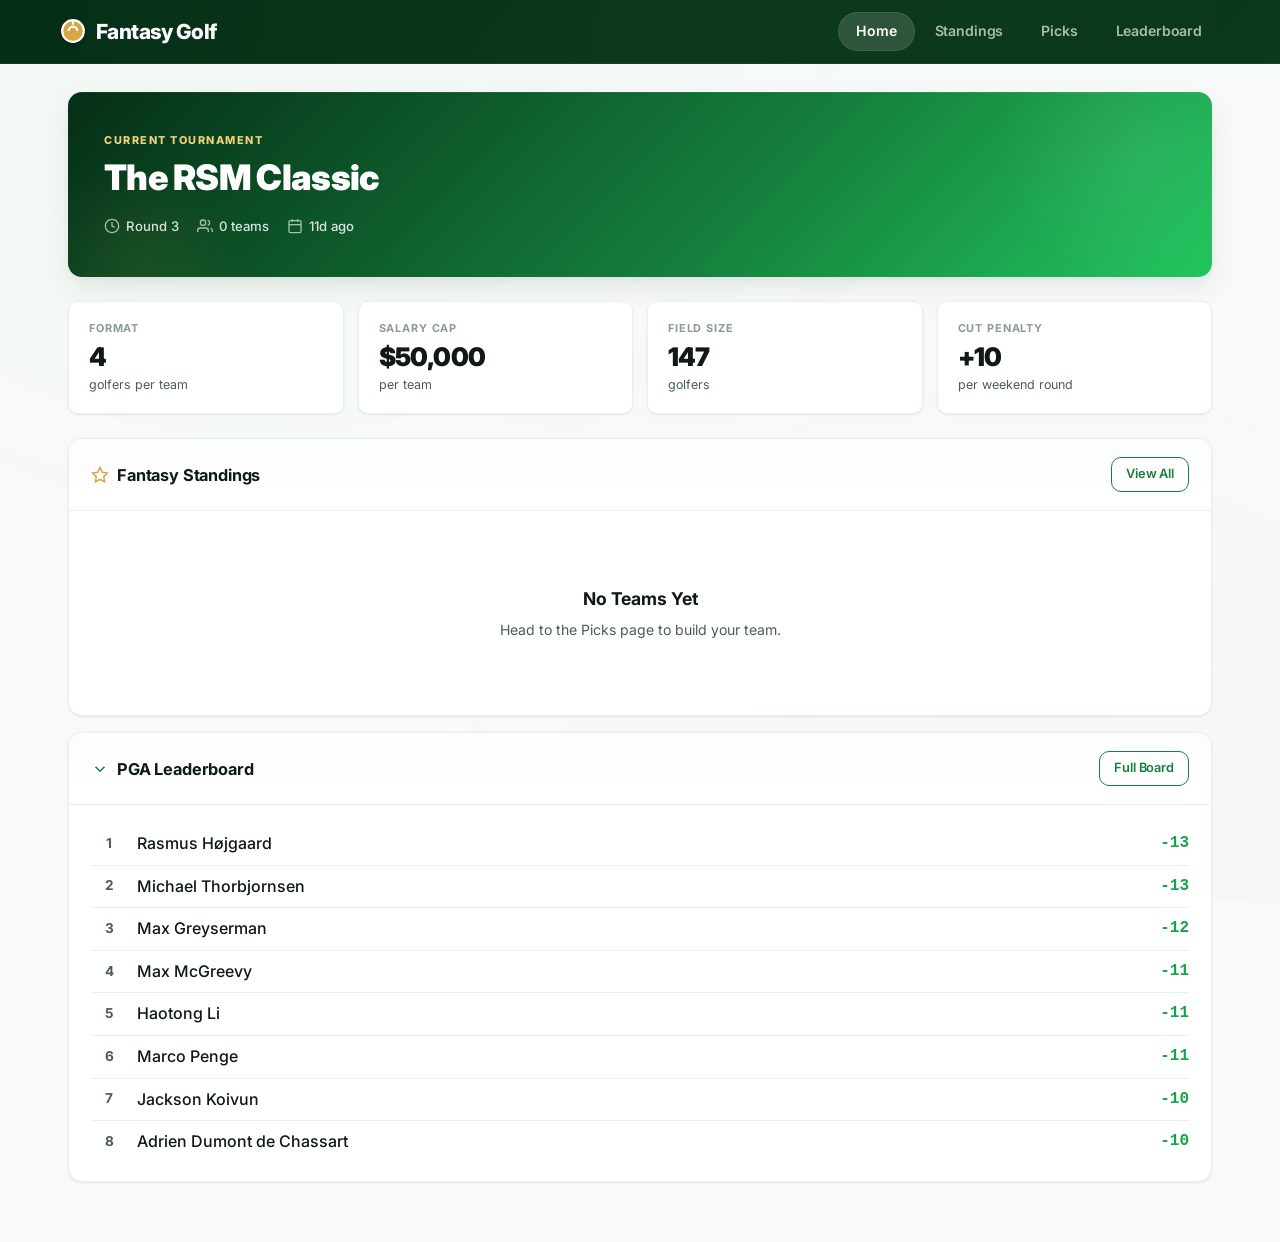
<file: index.html>
<!DOCTYPE html>
<html lang="en">
<head>
  <meta charset="UTF-8">
  <meta name="viewport" content="width=device-width, initial-scale=1.0">
  <title>Fantasy Golf League</title>
  <link rel="stylesheet" href="style.css">
  <link rel="icon" href="data:image/svg+xml,<svg xmlns='http://www.w3.org/2000/svg' viewBox='0 0 100 100'><text y='.9em' font-size='90'>&#9971;</text></svg>">
</head>
<body data-page="home">

  <header class="top-header">
    <div class="header-content">
      <a href="index.html" class="logo">
        <svg viewBox="0 0 24 24" fill="none" stroke="currentColor" stroke-width="2"><circle cx="12" cy="12" r="10"/><path d="M8 12a4 4 0 0 1 8 0"/><line x1="12" y1="2" x2="12" y2="6"/></svg>
        Fantasy Golf
      </a>
      <nav class="desktop-nav">
        <a href="index.html" class="active">Home</a>
        <a href="fantasy.html">Standings</a>
        <a href="picks.html">Picks</a>
        <a href="leaderboard.html">Leaderboard</a>
      </nav>
    </div>
  </header>

  <main class="container">
    <div class="hero" id="hero-section">
      <div class="hero-label">Current Tournament</div>
      <h1 id="tournament-name">Loading...</h1>
      <p class="hero-subtitle" id="tournament-course"></p>
      <div class="hero-meta">
        <div class="hero-meta-item">
          <svg viewBox="0 0 24 24" fill="none" stroke="currentColor" stroke-width="2"><circle cx="12" cy="12" r="10"/><path d="M12 6v6l4 2"/></svg>
          <span id="tournament-round">--</span>
        </div>
        <div class="hero-meta-item">
          <svg viewBox="0 0 24 24" fill="none" stroke="currentColor" stroke-width="2"><path d="M17 21v-2a4 4 0 0 0-4-4H5a4 4 0 0 0-4 4v2"/><circle cx="9" cy="7" r="4"/><path d="M23 21v-2a4 4 0 0 0-3-3.87"/><path d="M16 3.13a4 4 0 0 1 0 7.75"/></svg>
          <span id="team-count">-- teams</span>
        </div>
        <div class="hero-meta-item">
          <svg viewBox="0 0 24 24" fill="none" stroke="currentColor" stroke-width="2"><rect x="3" y="4" width="18" height="18" rx="2" ry="2"/><line x1="16" y1="2" x2="16" y2="6"/><line x1="8" y1="2" x2="8" y2="6"/><line x1="3" y1="10" x2="21" y2="10"/></svg>
          <span id="last-update">--</span>
        </div>
      </div>
    </div>

    <div class="stats-grid" id="stats-grid"></div>

    <div class="card" id="quick-standings">
      <div class="card-header">
        <h2>
          <svg width="18" height="18" viewBox="0 0 24 24" fill="none" stroke="var(--accent)" stroke-width="2"><polygon points="12 2 15.09 8.26 22 9.27 17 14.14 18.18 21.02 12 17.77 5.82 21.02 7 14.14 2 9.27 8.91 8.26 12 2"/></svg>
          Fantasy Standings
        </h2>
        <a href="fantasy.html" class="btn btn-sm btn-outline">View All</a>
      </div>
      <div class="card-body" id="quick-standings-body">
        <div class="loading"><div class="spinner"></div>Loading standings...</div>
      </div>
    </div>

    <div class="card" style="margin-top: 16px;" id="quick-leaderboard">
      <div class="card-header">
        <h2>
          <svg width="18" height="18" viewBox="0 0 24 24" fill="none" stroke="var(--primary)" stroke-width="2"><path d="M6 9l6 6 6-6"/></svg>
          PGA Leaderboard
        </h2>
        <a href="leaderboard.html" class="btn btn-sm btn-outline">Full Board</a>
      </div>
      <div class="card-body" id="quick-leaderboard-body">
        <div class="loading"><div class="spinner"></div>Loading leaderboard...</div>
      </div>
    </div>
  </main>

  <nav class="mobile-nav">
    <a href="index.html" class="nav-item active" data-page="home">
      <svg viewBox="0 0 24 24" fill="none" stroke="currentColor" stroke-width="2"><path d="M3 9l9-7 9 7v11a2 2 0 0 1-2 2H5a2 2 0 0 1-2-2z"/><polyline points="9 22 9 12 15 12 15 22"/></svg>
      <span>Home</span>
    </a>
    <a href="fantasy.html" class="nav-item" data-page="fantasy">
      <svg viewBox="0 0 24 24" fill="none" stroke="currentColor" stroke-width="2"><polygon points="12 2 15.09 8.26 22 9.27 17 14.14 18.18 21.02 12 17.77 5.82 21.02 7 14.14 2 9.27 8.91 8.26 12 2"/></svg>
      <span>Standings</span>
    </a>
    <a href="picks.html" class="nav-item" data-page="picks">
      <svg viewBox="0 0 24 24" fill="none" stroke="currentColor" stroke-width="2"><path d="M17 21v-2a4 4 0 0 0-4-4H5a4 4 0 0 0-4 4v2"/><circle cx="9" cy="7" r="4"/><path d="M23 21v-2a4 4 0 0 0-3-3.87"/><path d="M16 3.13a4 4 0 0 1 0 7.75"/></svg>
      <span>Picks</span>
    </a>
    <a href="leaderboard.html" class="nav-item" data-page="leaderboard">
      <svg viewBox="0 0 24 24" fill="none" stroke="currentColor" stroke-width="2"><line x1="18" y1="20" x2="18" y2="10"/><line x1="12" y1="20" x2="12" y2="4"/><line x1="6" y1="20" x2="6" y2="14"/></svg>
      <span>Board</span>
    </a>
  </nav>

  <div class="toast" id="toast"></div>
  <script src="app.js"></script>
</body>
</html>
</file>
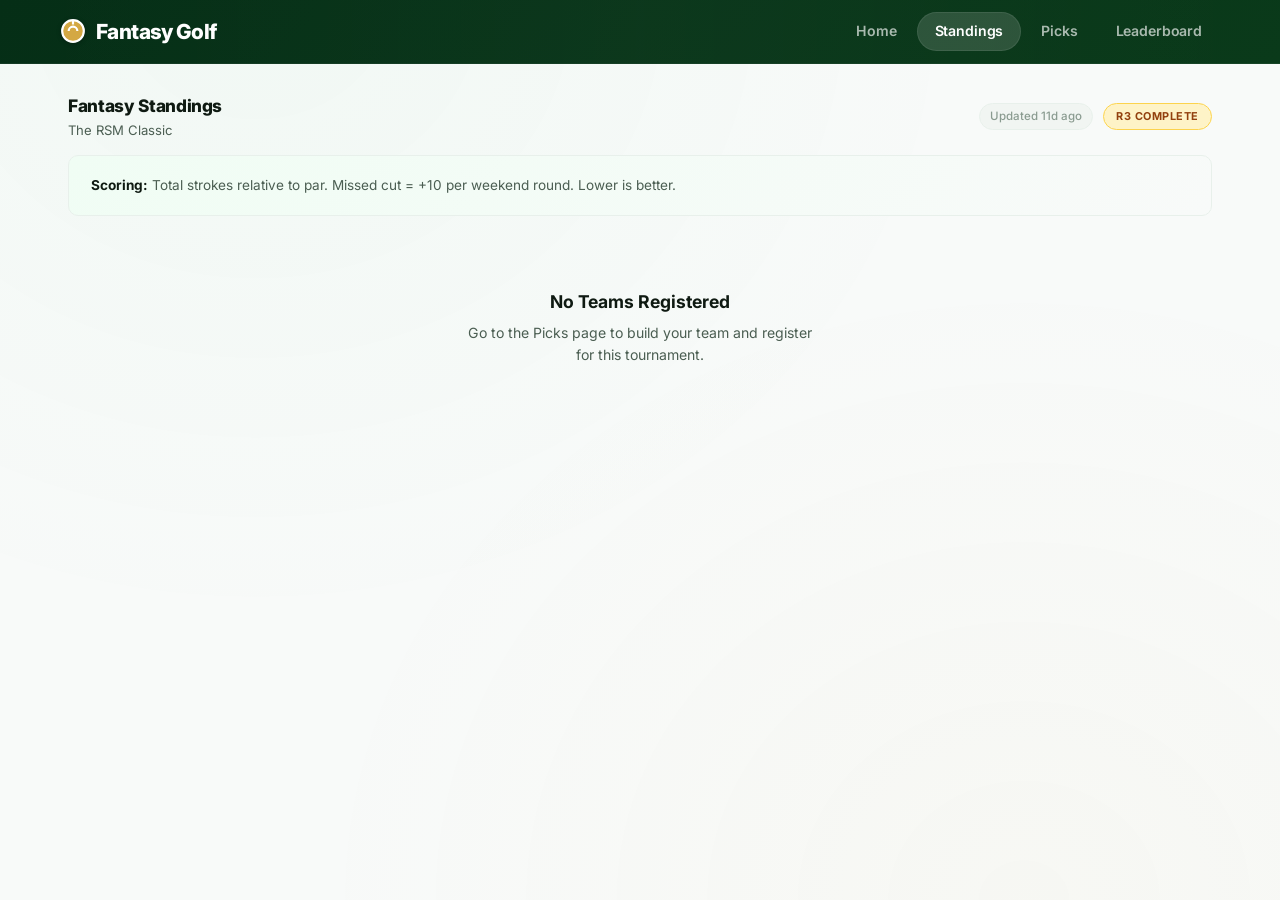
<file: fantasy.html>
<!DOCTYPE html>
<html lang="en">
<head>
  <meta charset="UTF-8">
  <meta name="viewport" content="width=device-width, initial-scale=1.0">
  <title>Fantasy Standings - Fantasy Golf League</title>
  <link rel="stylesheet" href="style.css">
  <link rel="icon" href="data:image/svg+xml,<svg xmlns='http://www.w3.org/2000/svg' viewBox='0 0 100 100'><text y='.9em' font-size='90'>&#9971;</text></svg>">
</head>
<body data-page="fantasy">

  <header class="top-header">
    <div class="header-content">
      <a href="index.html" class="logo">
        <svg viewBox="0 0 24 24" fill="none" stroke="currentColor" stroke-width="2"><circle cx="12" cy="12" r="10"/><path d="M8 12a4 4 0 0 1 8 0"/><line x1="12" y1="2" x2="12" y2="6"/></svg>
        Fantasy Golf
      </a>
      <nav class="desktop-nav">
        <a href="index.html">Home</a>
        <a href="fantasy.html" class="active">Standings</a>
        <a href="picks.html">Picks</a>
        <a href="leaderboard.html">Leaderboard</a>
      </nav>
    </div>
  </header>

  <main class="container">
    <div class="section-header">
      <div>
        <h1 class="section-title">Fantasy Standings</h1>
        <p class="section-subtitle" id="fantasy-tournament-name">Loading tournament...</p>
      </div>
      <div class="section-header-right">
        <span id="fantasy-last-updated" class="last-updated-container"></span>
        <span class="badge badge-live" id="fantasy-status-badge">Live</span>
      </div>
    </div>

    <div class="rules-box" style="margin-bottom: 16px;">
      <strong>Scoring:</strong> Total strokes relative to par. Missed cut = +10 per weekend round.
      Lower is better.
    </div>

    <div id="fantasy-standings">
      <div class="loading"><div class="spinner"></div>Calculating standings...</div>
    </div>
  </main>

  <nav class="mobile-nav">
    <a href="index.html" class="nav-item" data-page="home">
      <svg viewBox="0 0 24 24" fill="none" stroke="currentColor" stroke-width="2"><path d="M3 9l9-7 9 7v11a2 2 0 0 1-2 2H5a2 2 0 0 1-2-2z"/><polyline points="9 22 9 12 15 12 15 22"/></svg>
      <span>Home</span>
    </a>
    <a href="fantasy.html" class="nav-item active" data-page="fantasy">
      <svg viewBox="0 0 24 24" fill="none" stroke="currentColor" stroke-width="2"><polygon points="12 2 15.09 8.26 22 9.27 17 14.14 18.18 21.02 12 17.77 5.82 21.02 7 14.14 2 9.27 8.91 8.26 12 2"/></svg>
      <span>Standings</span>
    </a>
    <a href="picks.html" class="nav-item" data-page="picks">
      <svg viewBox="0 0 24 24" fill="none" stroke="currentColor" stroke-width="2"><path d="M17 21v-2a4 4 0 0 0-4-4H5a4 4 0 0 0-4 4v2"/><circle cx="9" cy="7" r="4"/><path d="M23 21v-2a4 4 0 0 0-3-3.87"/><path d="M16 3.13a4 4 0 0 1 0 7.75"/></svg>
      <span>Picks</span>
    </a>
    <a href="leaderboard.html" class="nav-item" data-page="leaderboard">
      <svg viewBox="0 0 24 24" fill="none" stroke="currentColor" stroke-width="2"><line x1="18" y1="20" x2="18" y2="10"/><line x1="12" y1="20" x2="12" y2="4"/><line x1="6" y1="20" x2="6" y2="14"/></svg>
      <span>Board</span>
    </a>
  </nav>

  <div class="toast" id="toast"></div>
  <script src="app.js"></script>
</body>
</html>
</file>
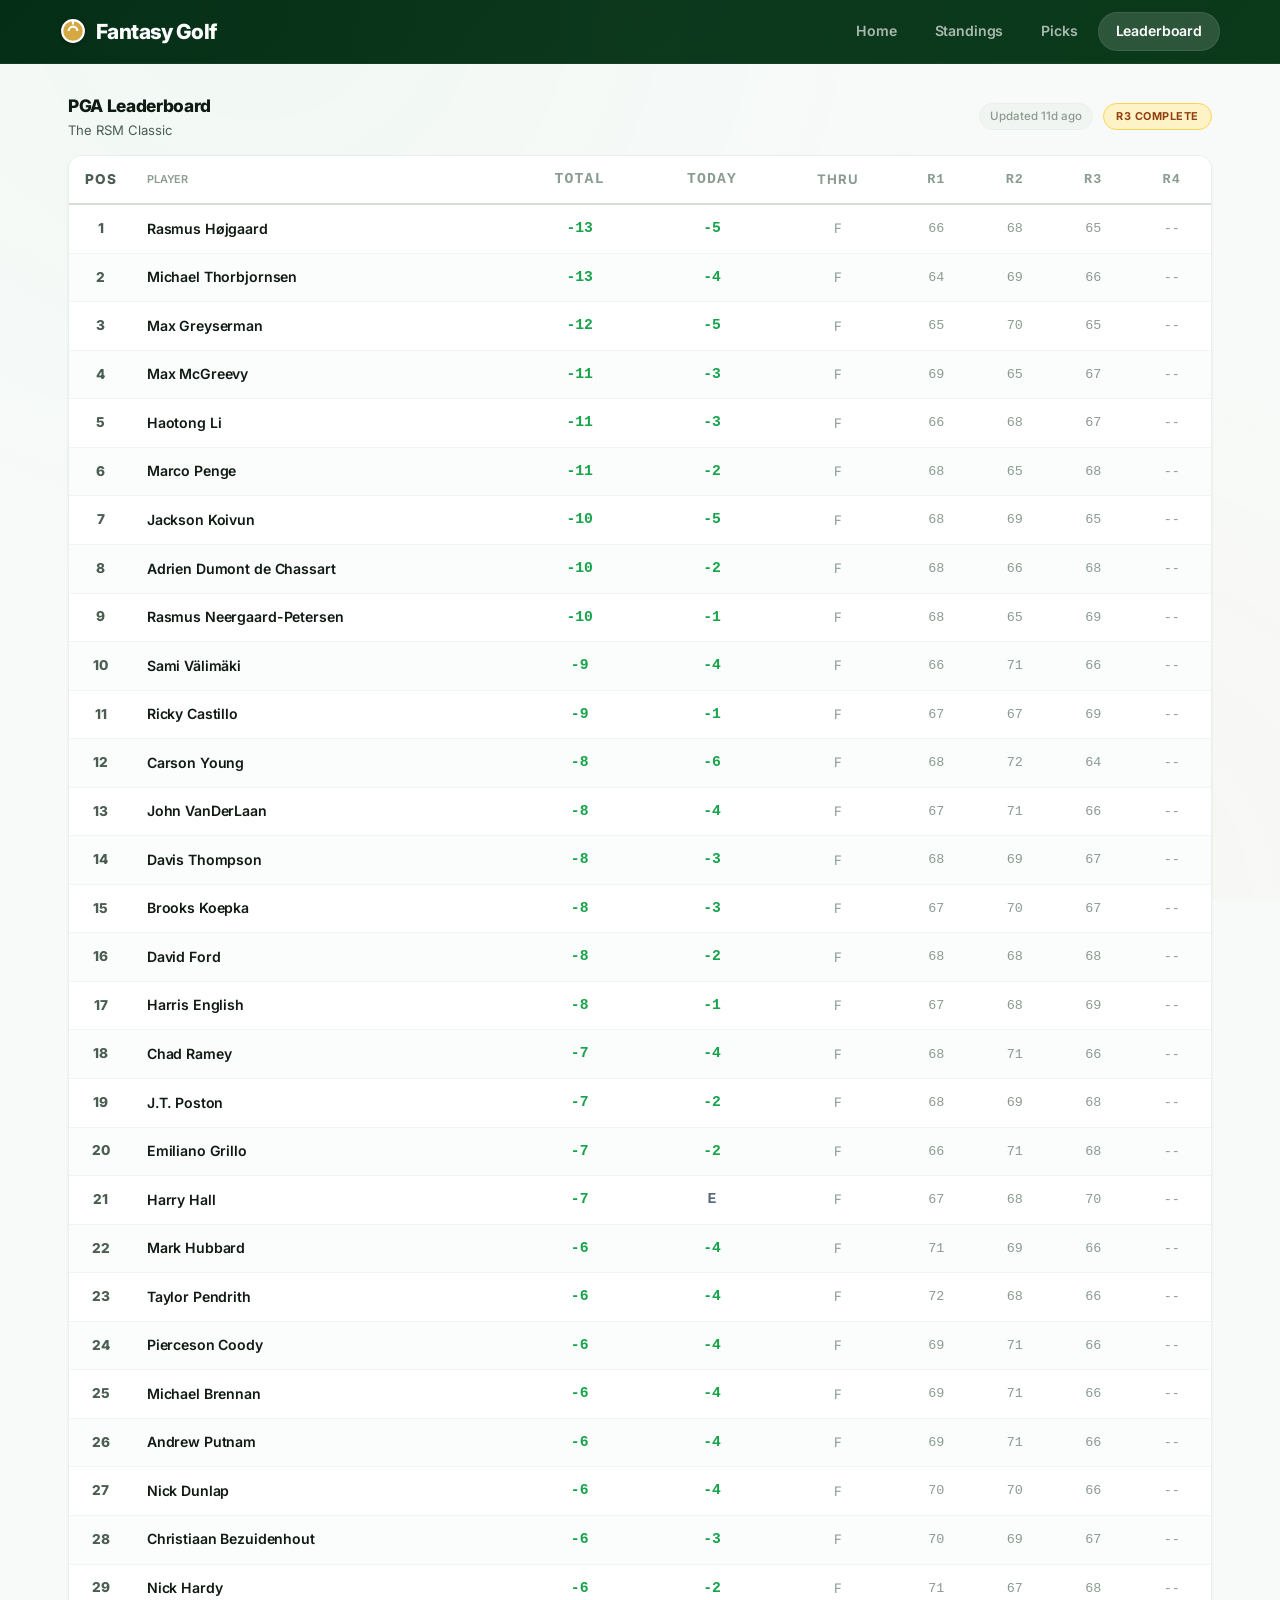
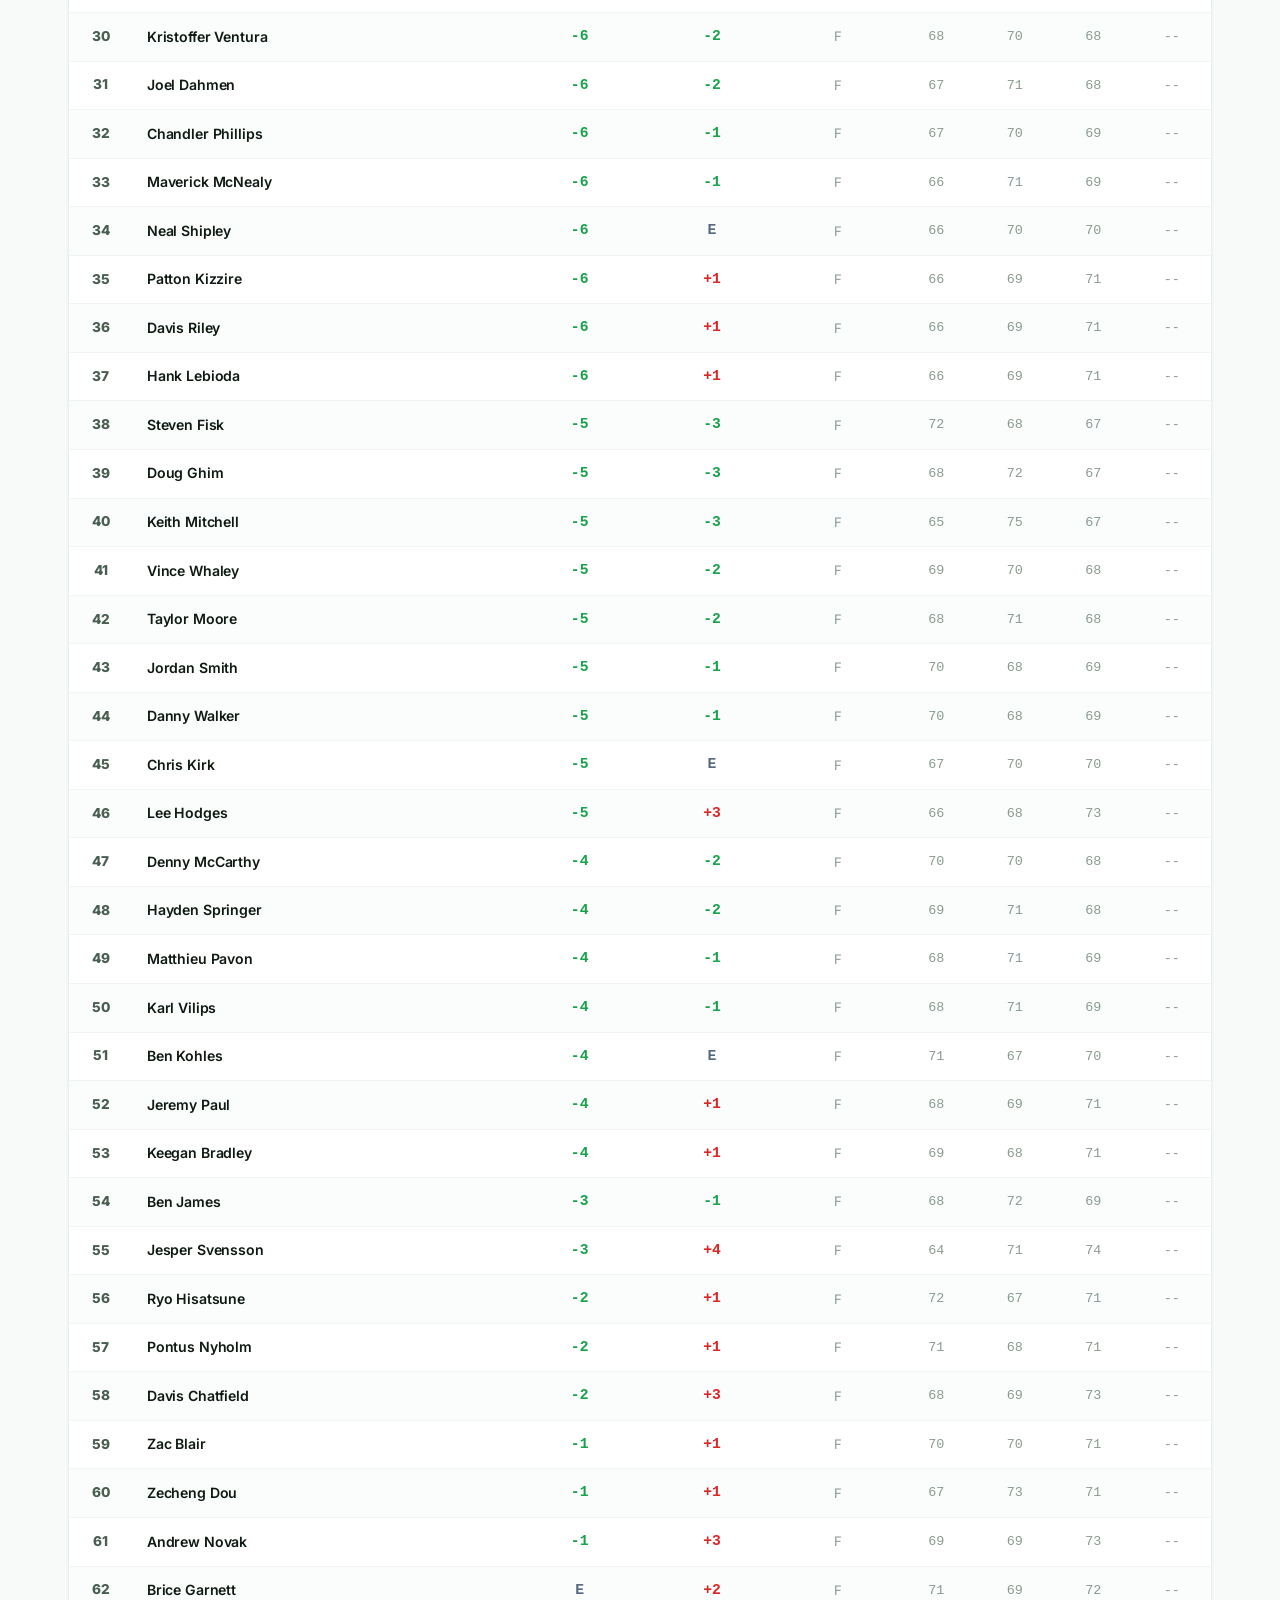
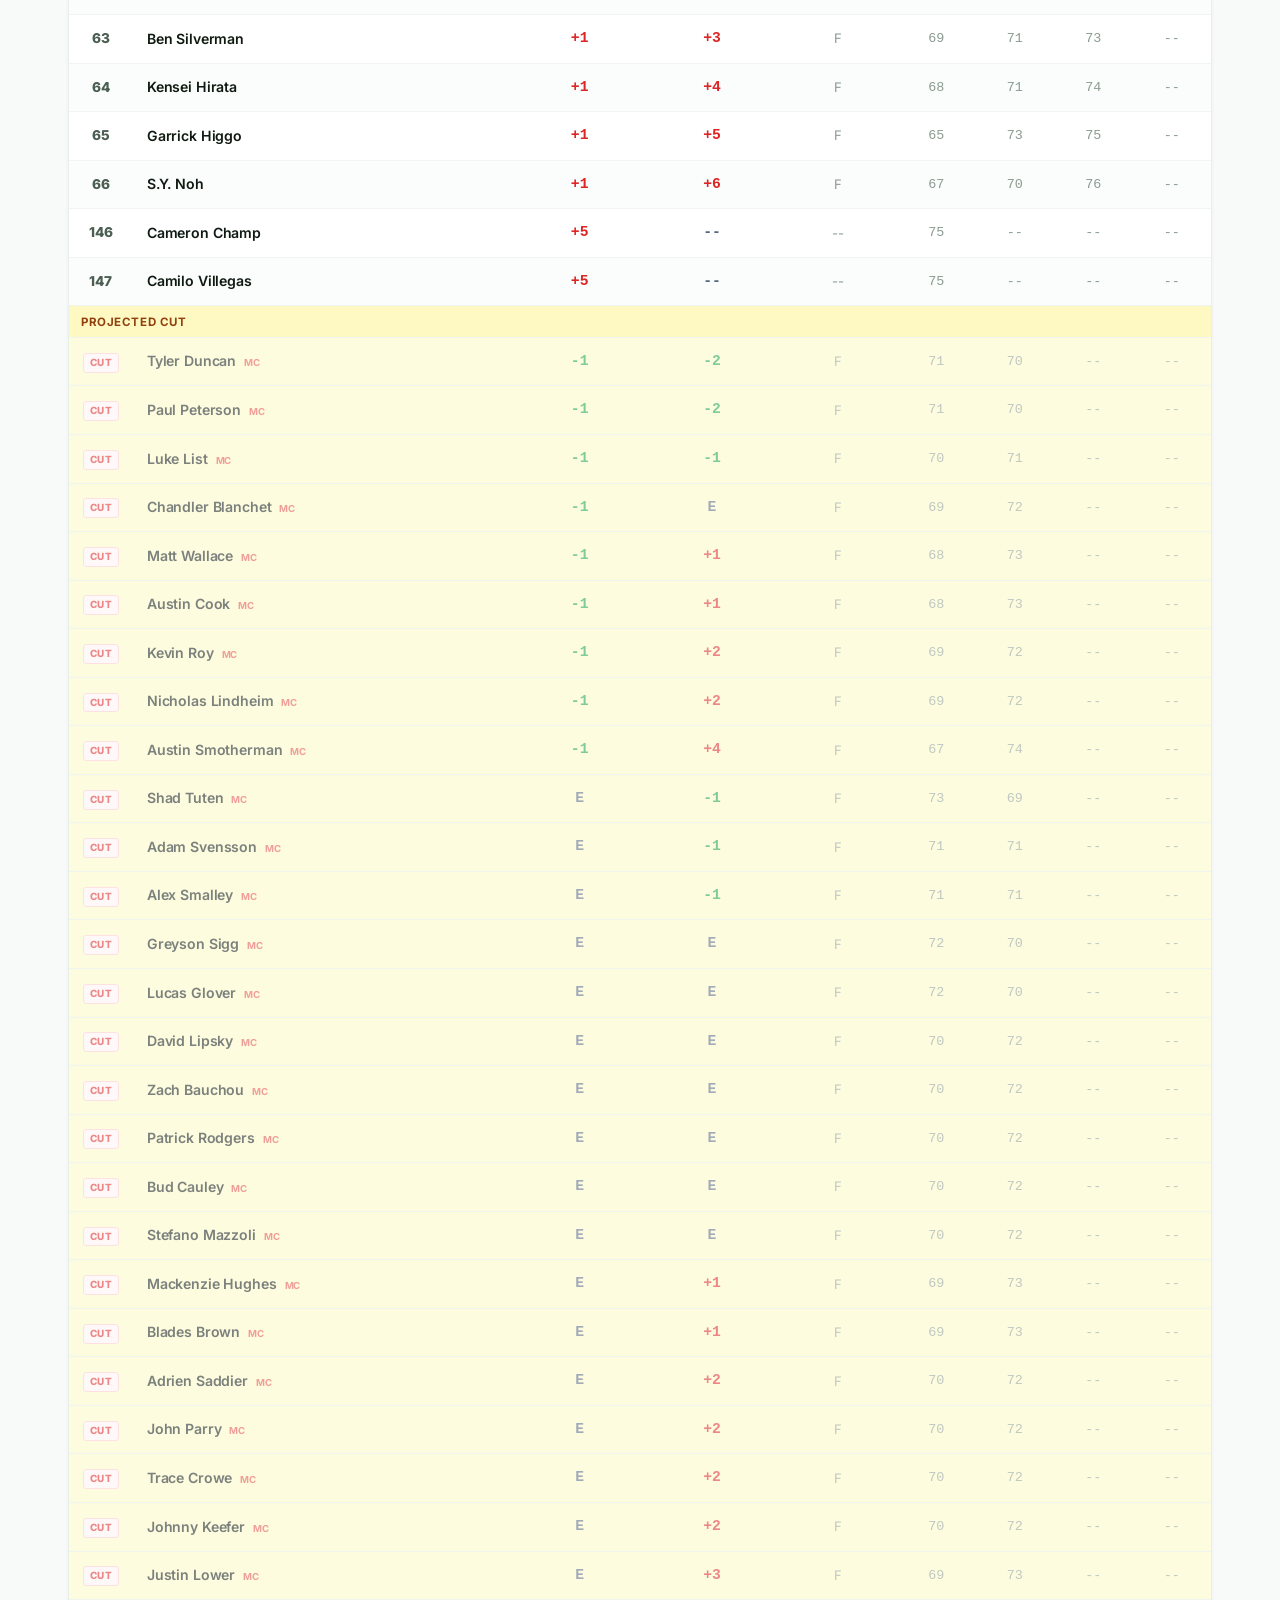
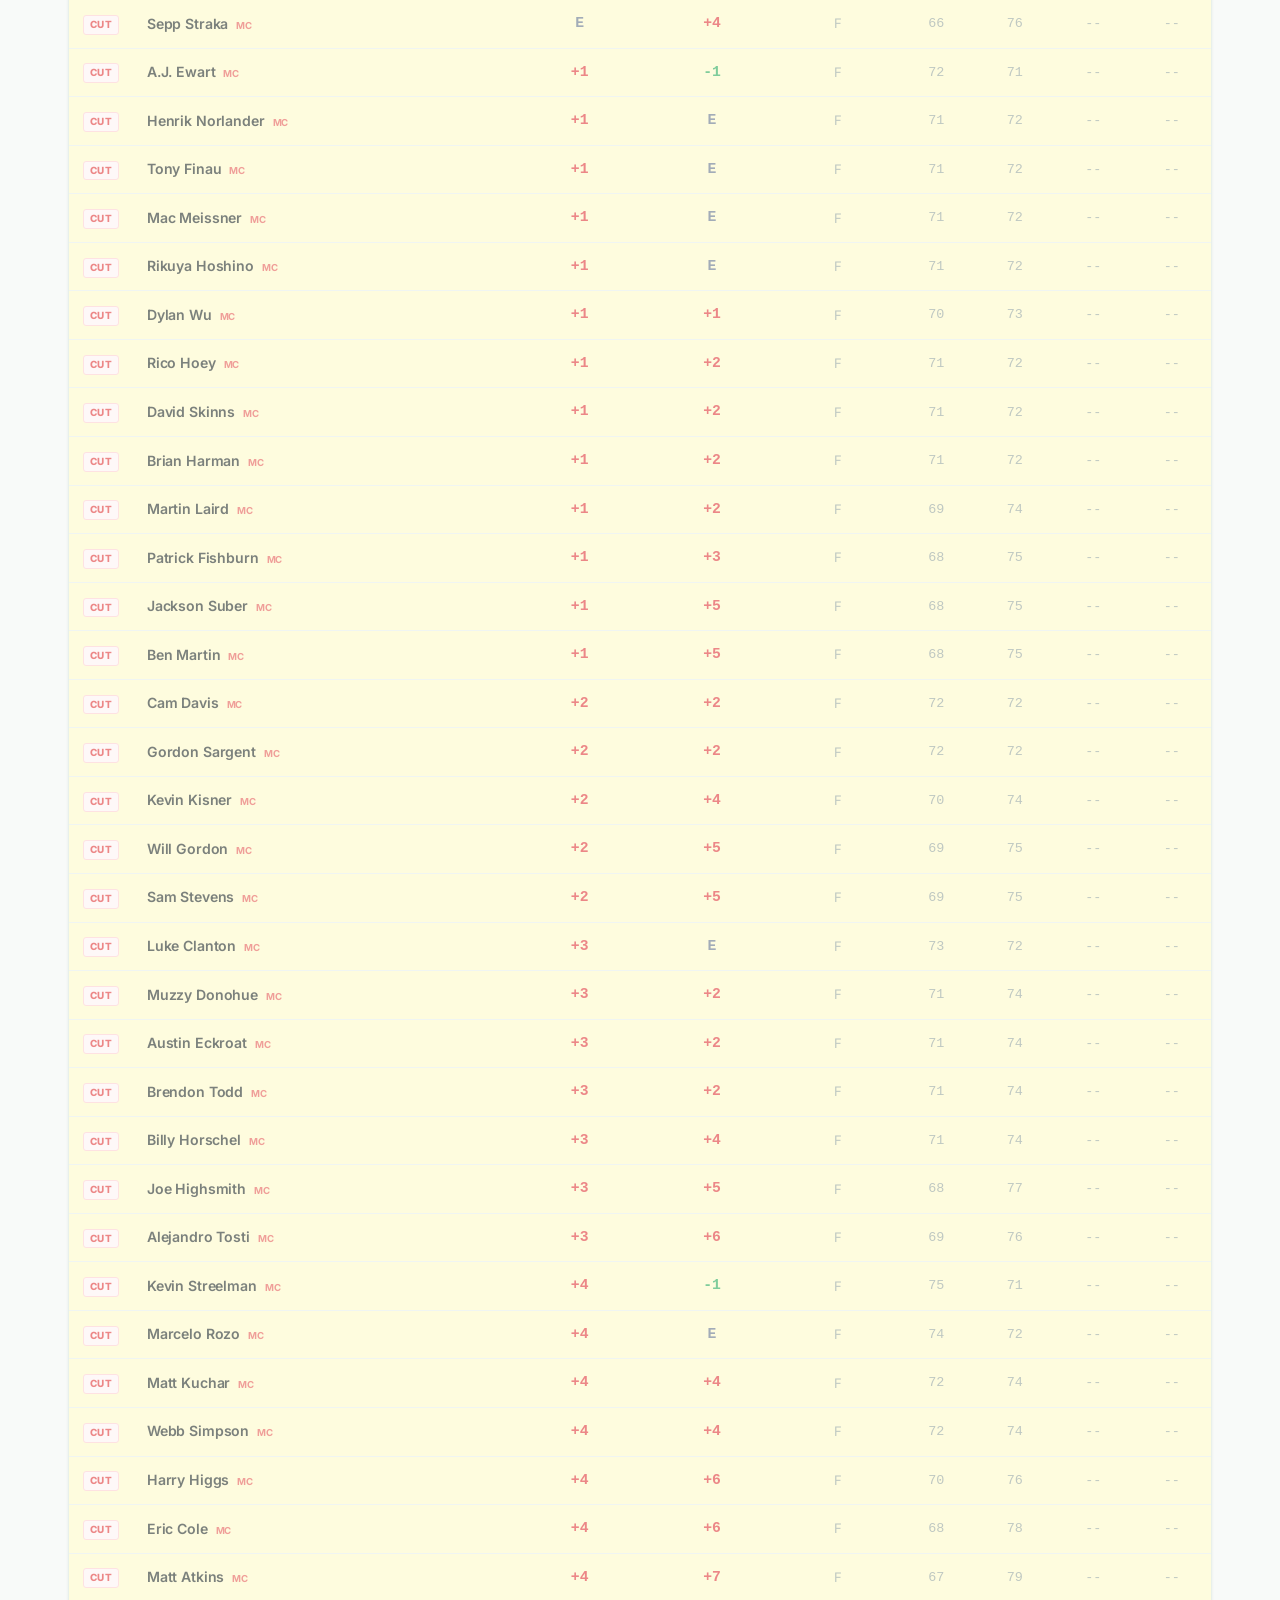
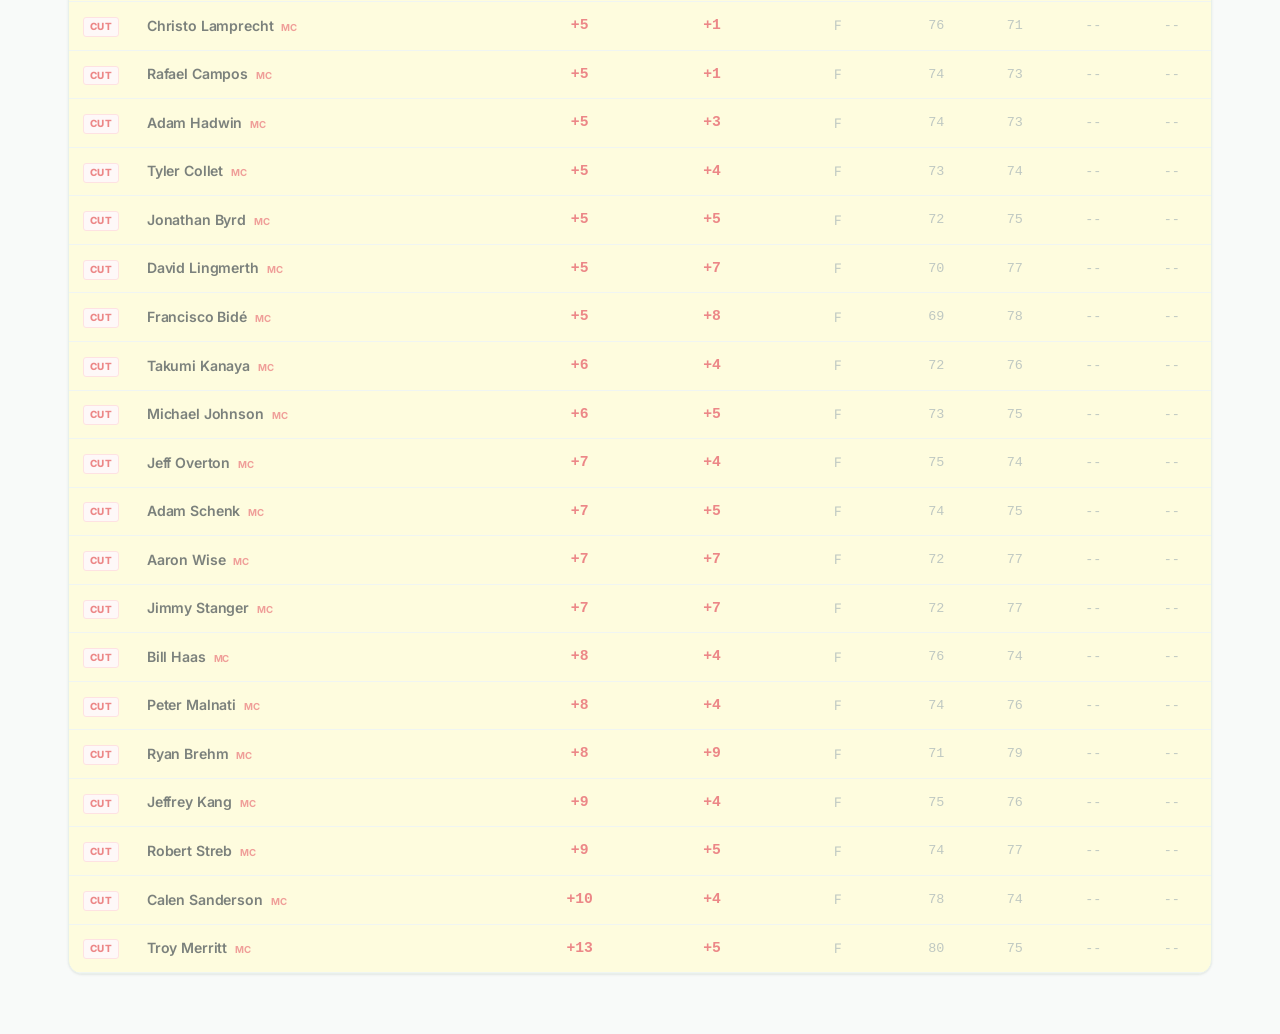
<file: leaderboard.html>
<!DOCTYPE html>
<html lang="en">
<head>
  <meta charset="UTF-8">
  <meta name="viewport" content="width=device-width, initial-scale=1.0">
  <title>Leaderboard - Fantasy Golf League</title>
  <link rel="stylesheet" href="style.css">
  <link rel="icon" href="data:image/svg+xml,<svg xmlns='http://www.w3.org/2000/svg' viewBox='0 0 100 100'><text y='.9em' font-size='90'>&#9971;</text></svg>">
</head>
<body data-page="leaderboard">

  <header class="top-header">
    <div class="header-content">
      <a href="index.html" class="logo">
        <svg viewBox="0 0 24 24" fill="none" stroke="currentColor" stroke-width="2"><circle cx="12" cy="12" r="10"/><path d="M8 12a4 4 0 0 1 8 0"/><line x1="12" y1="2" x2="12" y2="6"/></svg>
        Fantasy Golf
      </a>
      <nav class="desktop-nav">
        <a href="index.html">Home</a>
        <a href="fantasy.html">Standings</a>
        <a href="picks.html">Picks</a>
        <a href="leaderboard.html" class="active">Leaderboard</a>
      </nav>
    </div>
  </header>

  <main class="container">
    <div class="section-header">
      <div>
        <h1 class="section-title">PGA Leaderboard</h1>
        <p class="section-subtitle" id="lb-tournament-name">Loading...</p>
      </div>
      <div class="section-header-right">
        <span id="lb-last-updated" class="last-updated-container"></span>
        <span class="badge badge-live" id="lb-status-badge">Live</span>
      </div>
    </div>

    <div class="card">
      <div class="table-wrapper">
        <table id="leaderboard-table">
          <thead>
            <tr>
              <th class="col-rank">Pos</th>
              <th class="col-name">Player</th>
              <th class="col-score">Total</th>
              <th class="col-score">Today</th>
              <th class="col-thru">Thru</th>
              <th class="col-round hide-mobile">R1</th>
              <th class="col-round hide-mobile">R2</th>
              <th class="col-round hide-mobile">R3</th>
              <th class="col-round hide-mobile">R4</th>
            </tr>
          </thead>
          <tbody id="leaderboard-body">
            <tr><td colspan="9"><div class="loading"><div class="spinner"></div>Loading leaderboard...</div></td></tr>
          </tbody>
        </table>
      </div>
    </div>
  </main>

  <nav class="mobile-nav">
    <a href="index.html" class="nav-item" data-page="home">
      <svg viewBox="0 0 24 24" fill="none" stroke="currentColor" stroke-width="2"><path d="M3 9l9-7 9 7v11a2 2 0 0 1-2 2H5a2 2 0 0 1-2-2z"/><polyline points="9 22 9 12 15 12 15 22"/></svg>
      <span>Home</span>
    </a>
    <a href="fantasy.html" class="nav-item" data-page="fantasy">
      <svg viewBox="0 0 24 24" fill="none" stroke="currentColor" stroke-width="2"><polygon points="12 2 15.09 8.26 22 9.27 17 14.14 18.18 21.02 12 17.77 5.82 21.02 7 14.14 2 9.27 8.91 8.26 12 2"/></svg>
      <span>Standings</span>
    </a>
    <a href="picks.html" class="nav-item" data-page="picks">
      <svg viewBox="0 0 24 24" fill="none" stroke="currentColor" stroke-width="2"><path d="M17 21v-2a4 4 0 0 0-4-4H5a4 4 0 0 0-4 4v2"/><circle cx="9" cy="7" r="4"/><path d="M23 21v-2a4 4 0 0 0-3-3.87"/><path d="M16 3.13a4 4 0 0 1 0 7.75"/></svg>
      <span>Picks</span>
    </a>
    <a href="leaderboard.html" class="nav-item active" data-page="leaderboard">
      <svg viewBox="0 0 24 24" fill="none" stroke="currentColor" stroke-width="2"><line x1="18" y1="20" x2="18" y2="10"/><line x1="12" y1="20" x2="12" y2="4"/><line x1="6" y1="20" x2="6" y2="14"/></svg>
      <span>Board</span>
    </a>
  </nav>

  <div class="toast" id="toast"></div>
  <script src="app.js"></script>
</body>
</html>
</file>
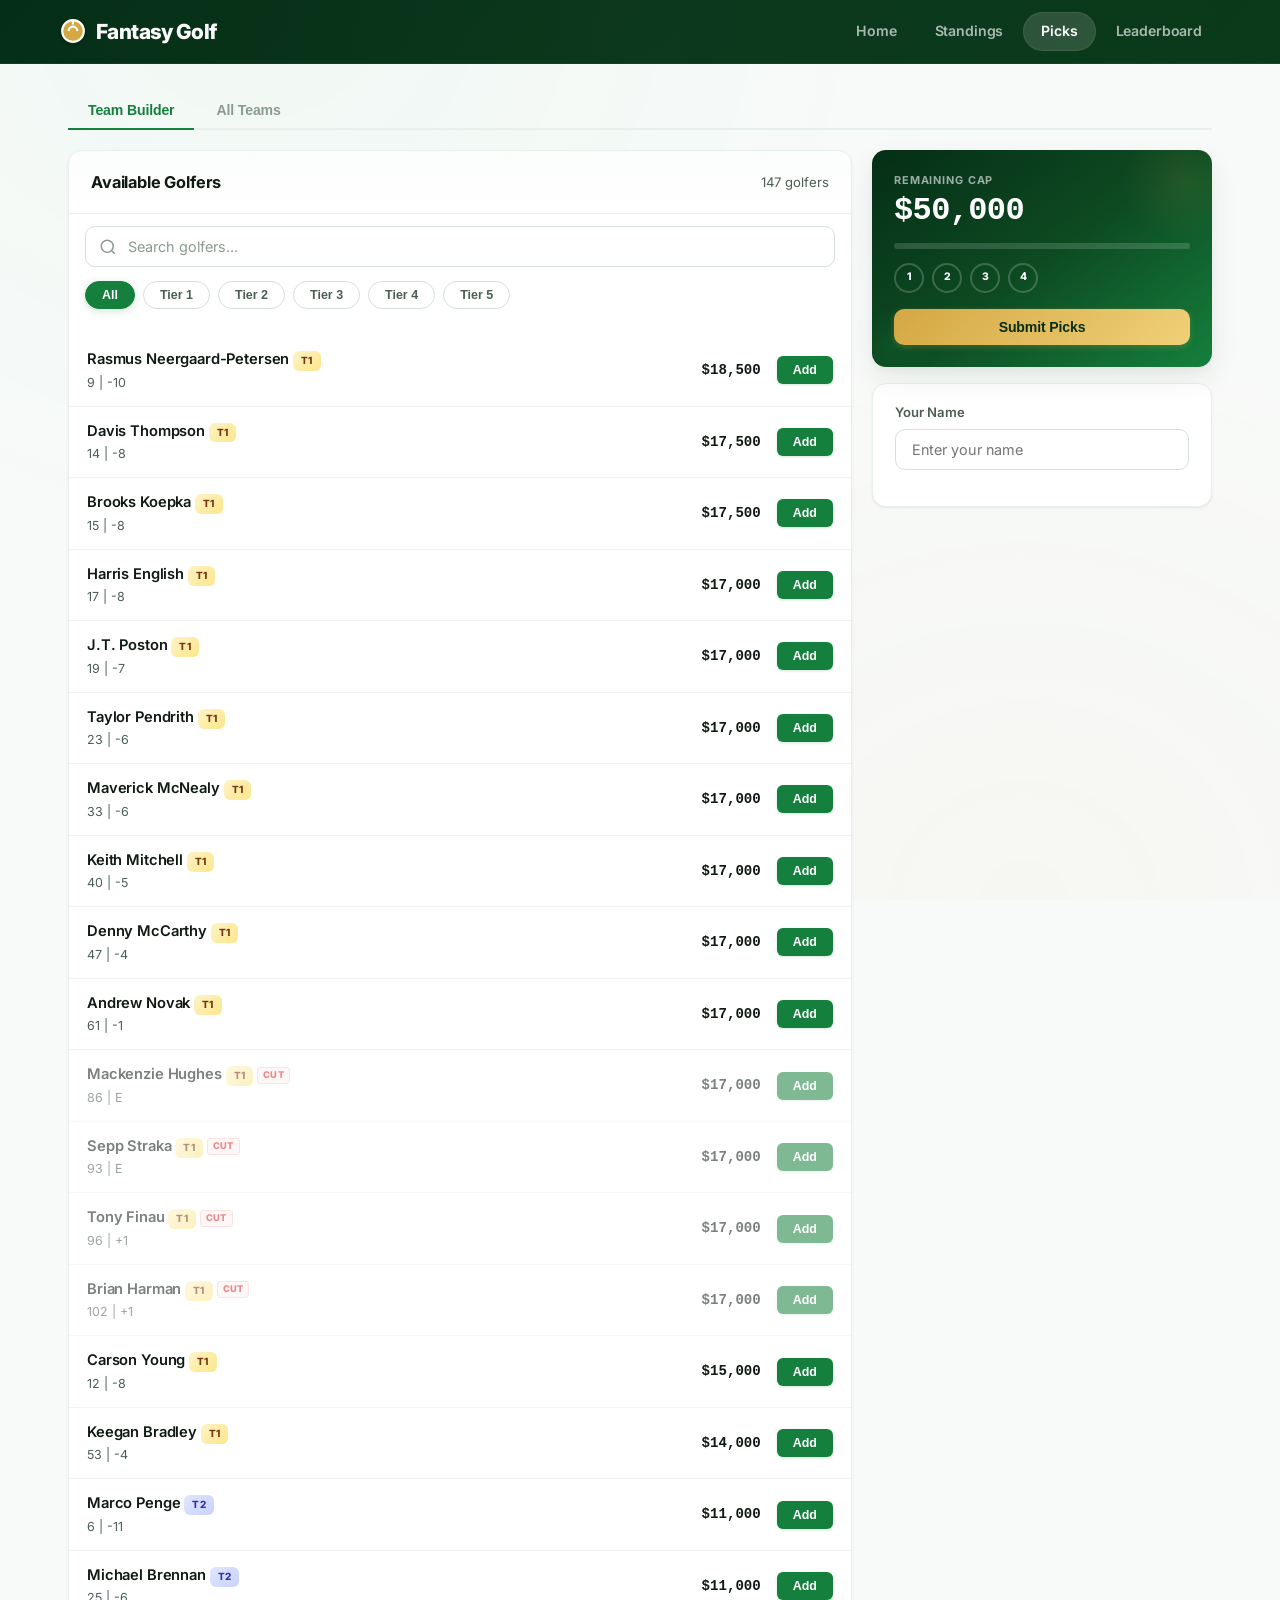
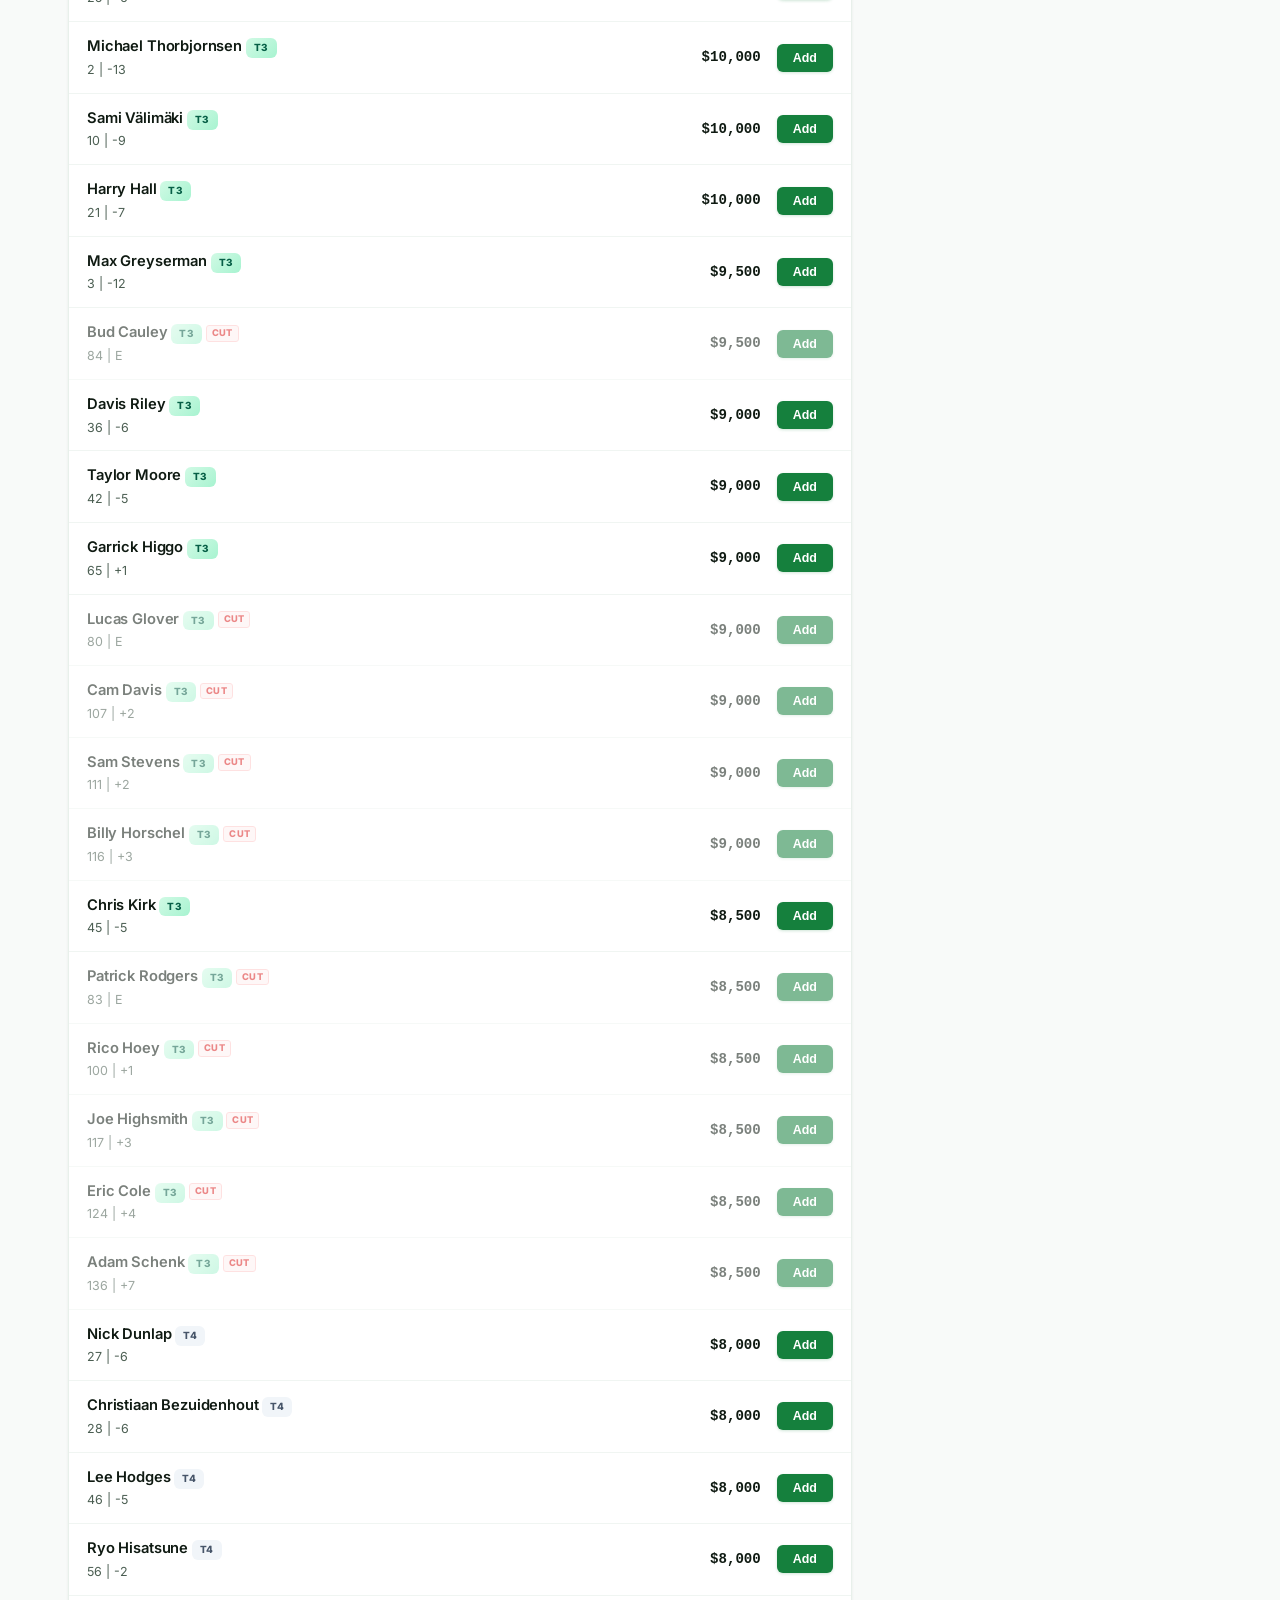
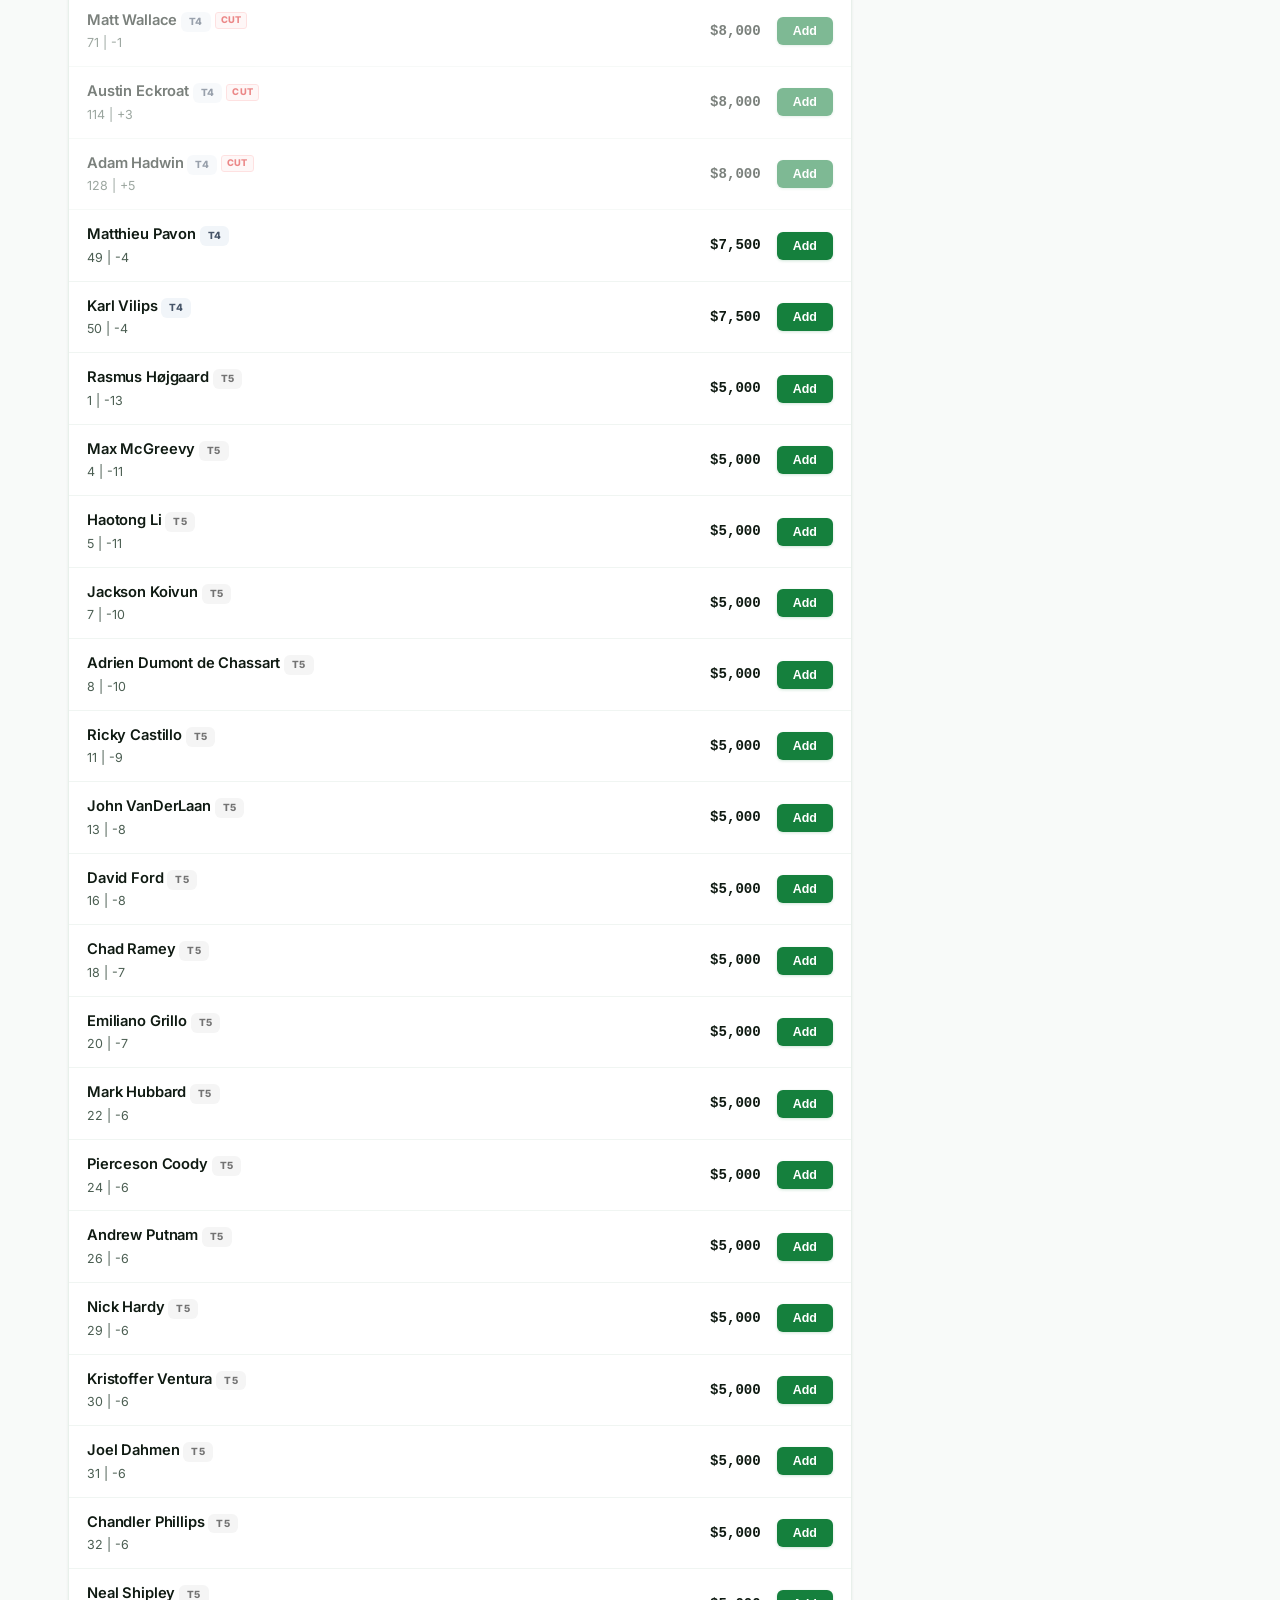
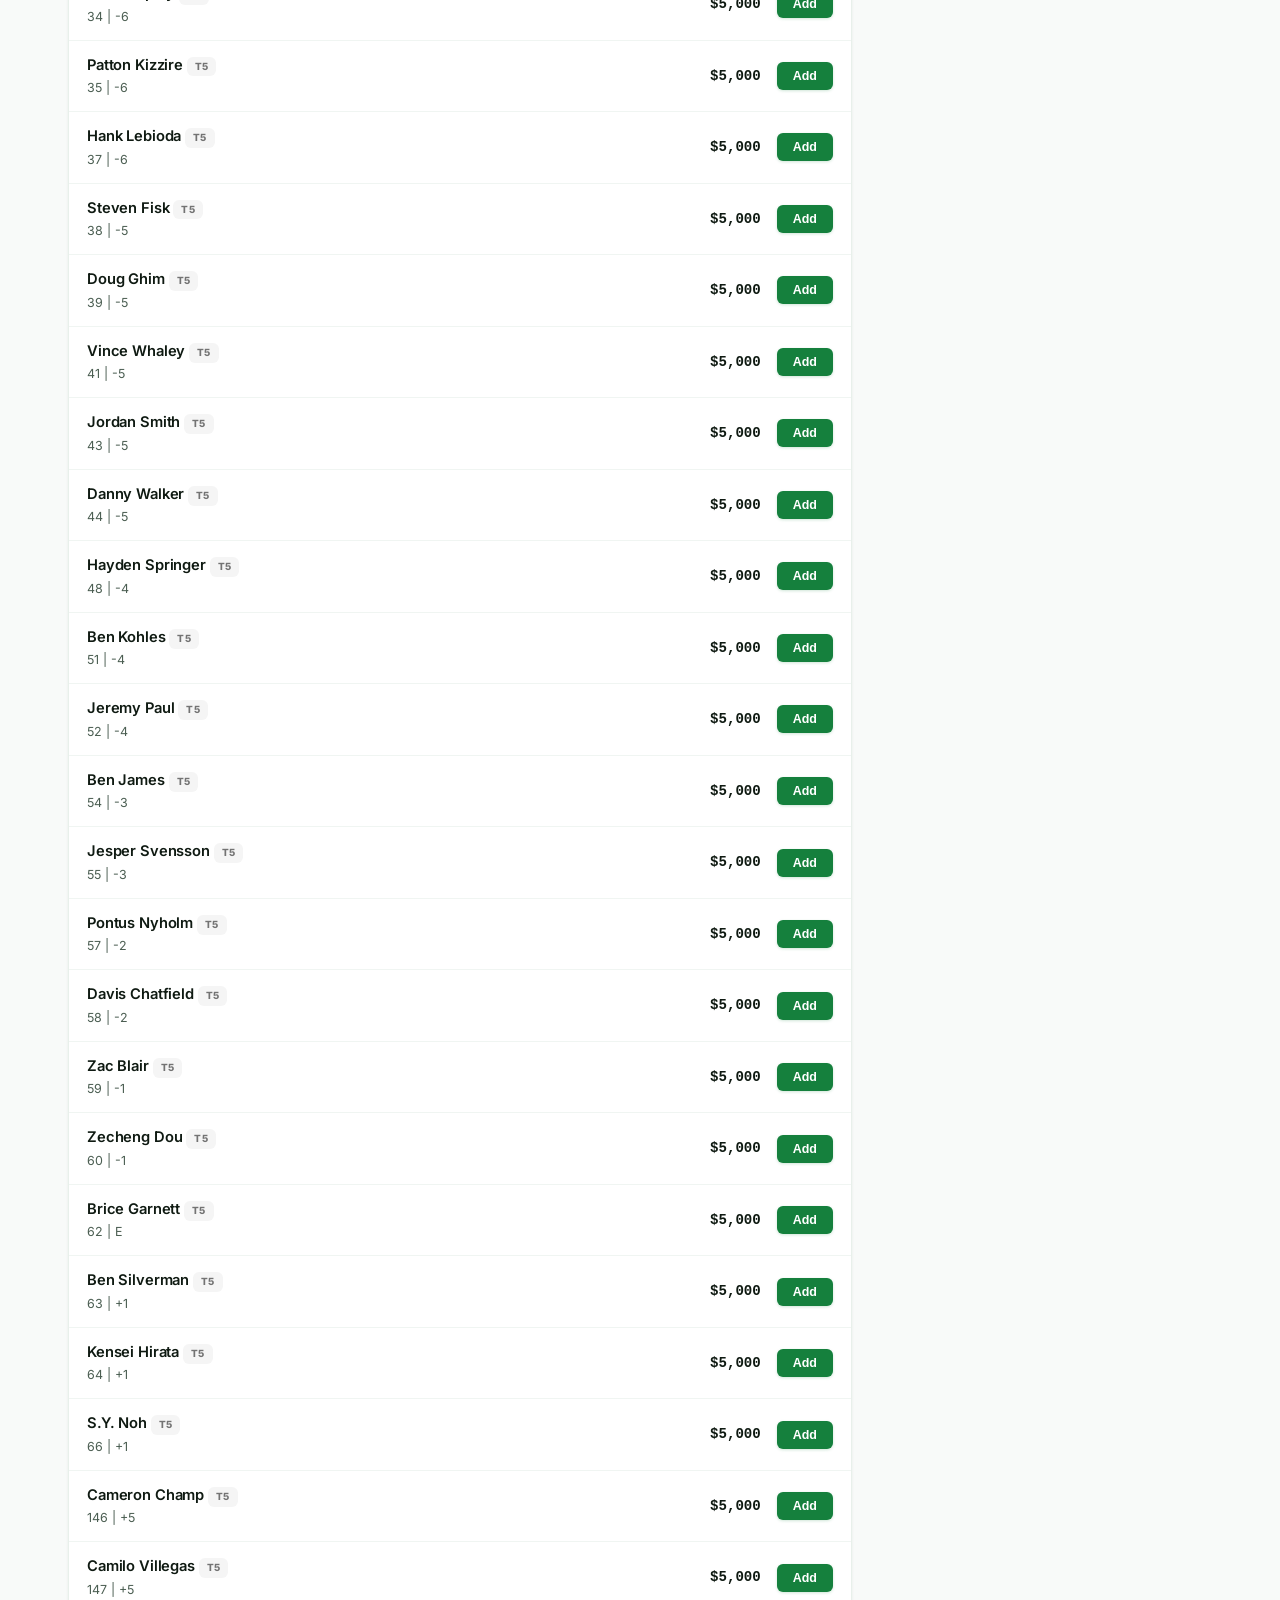
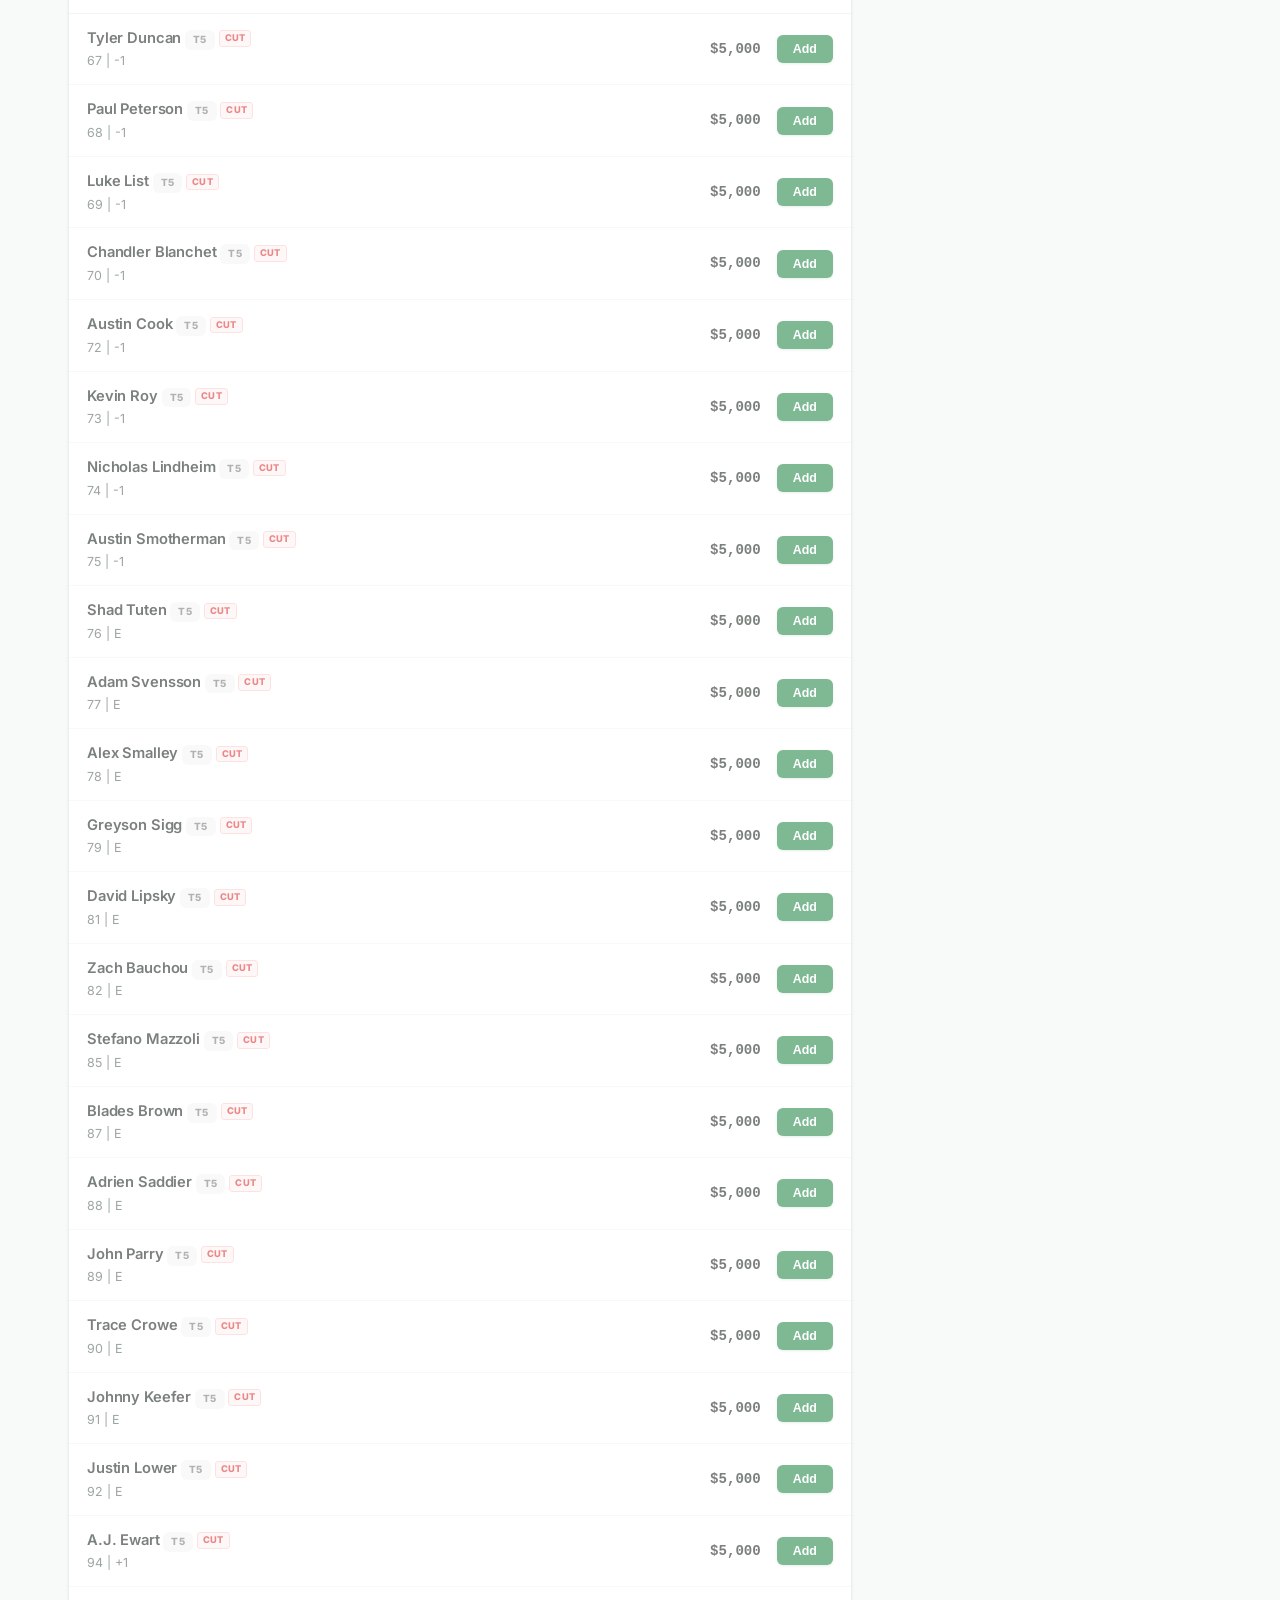
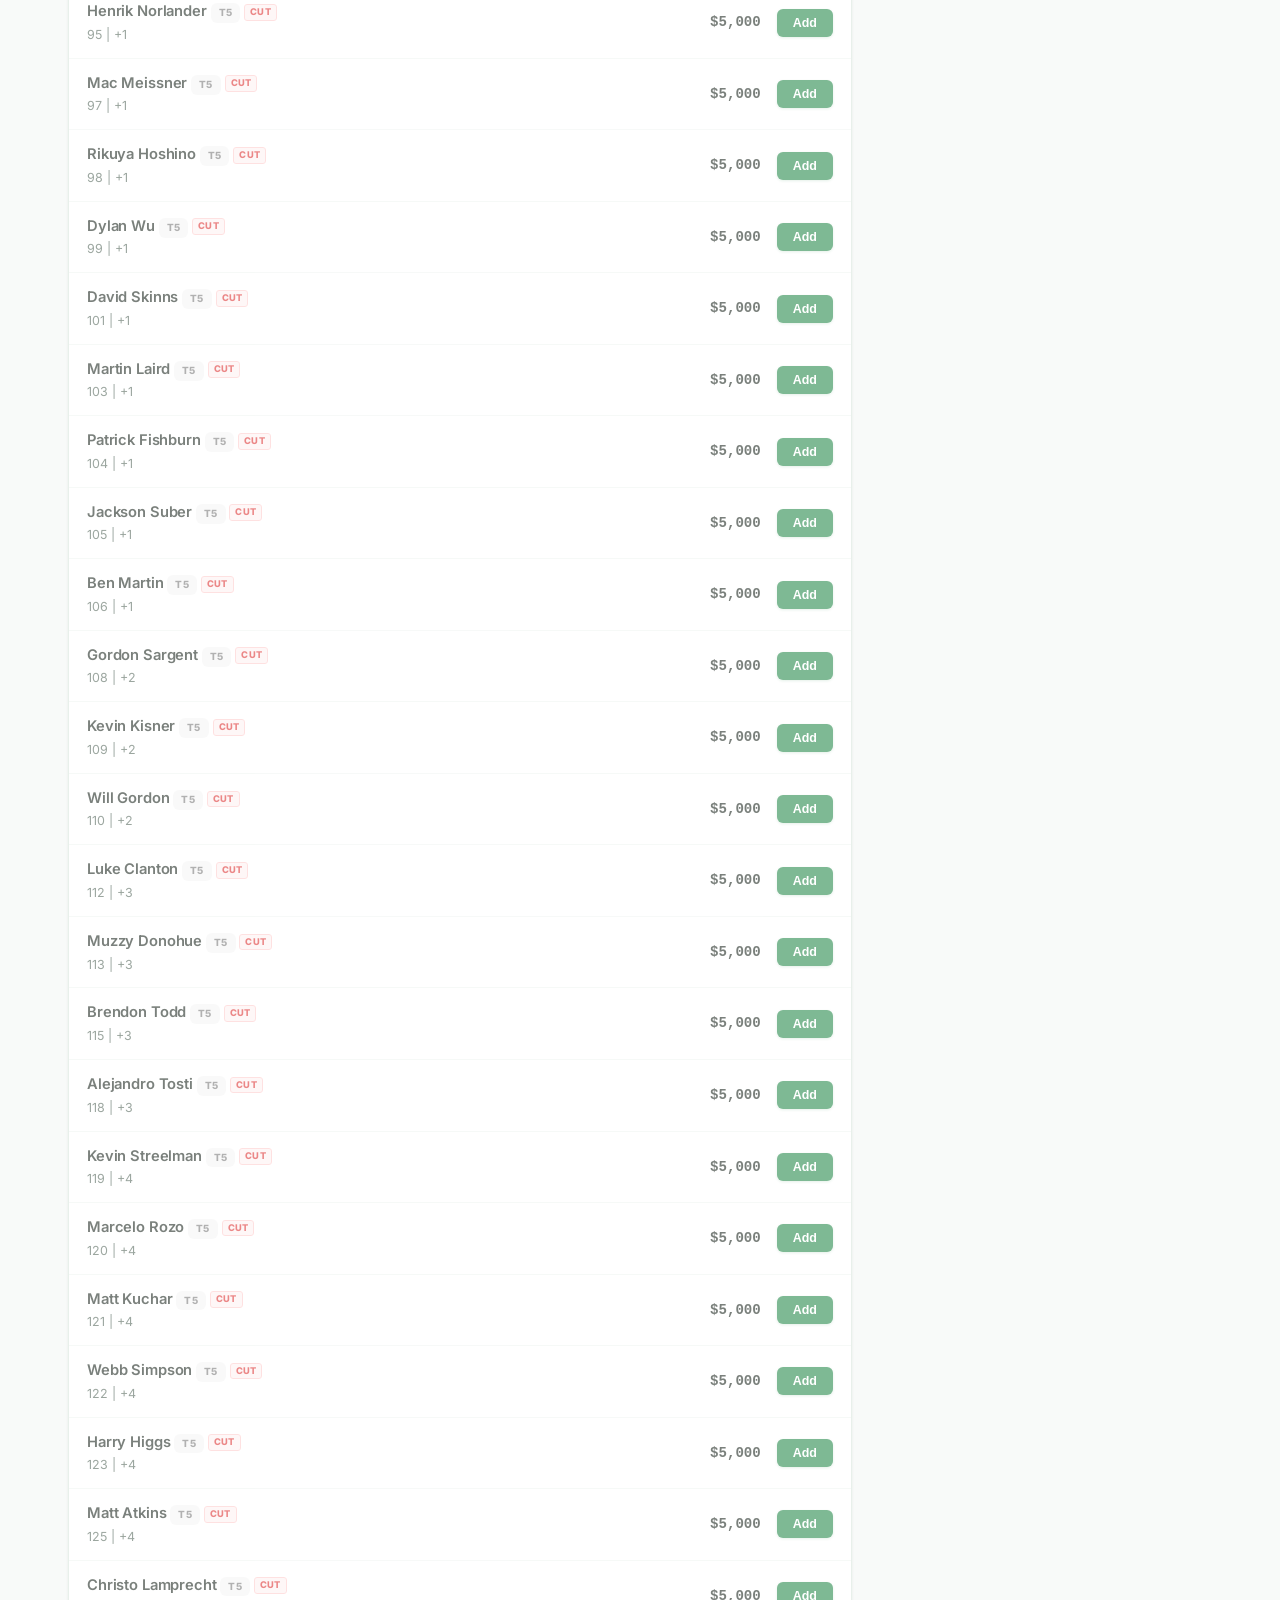
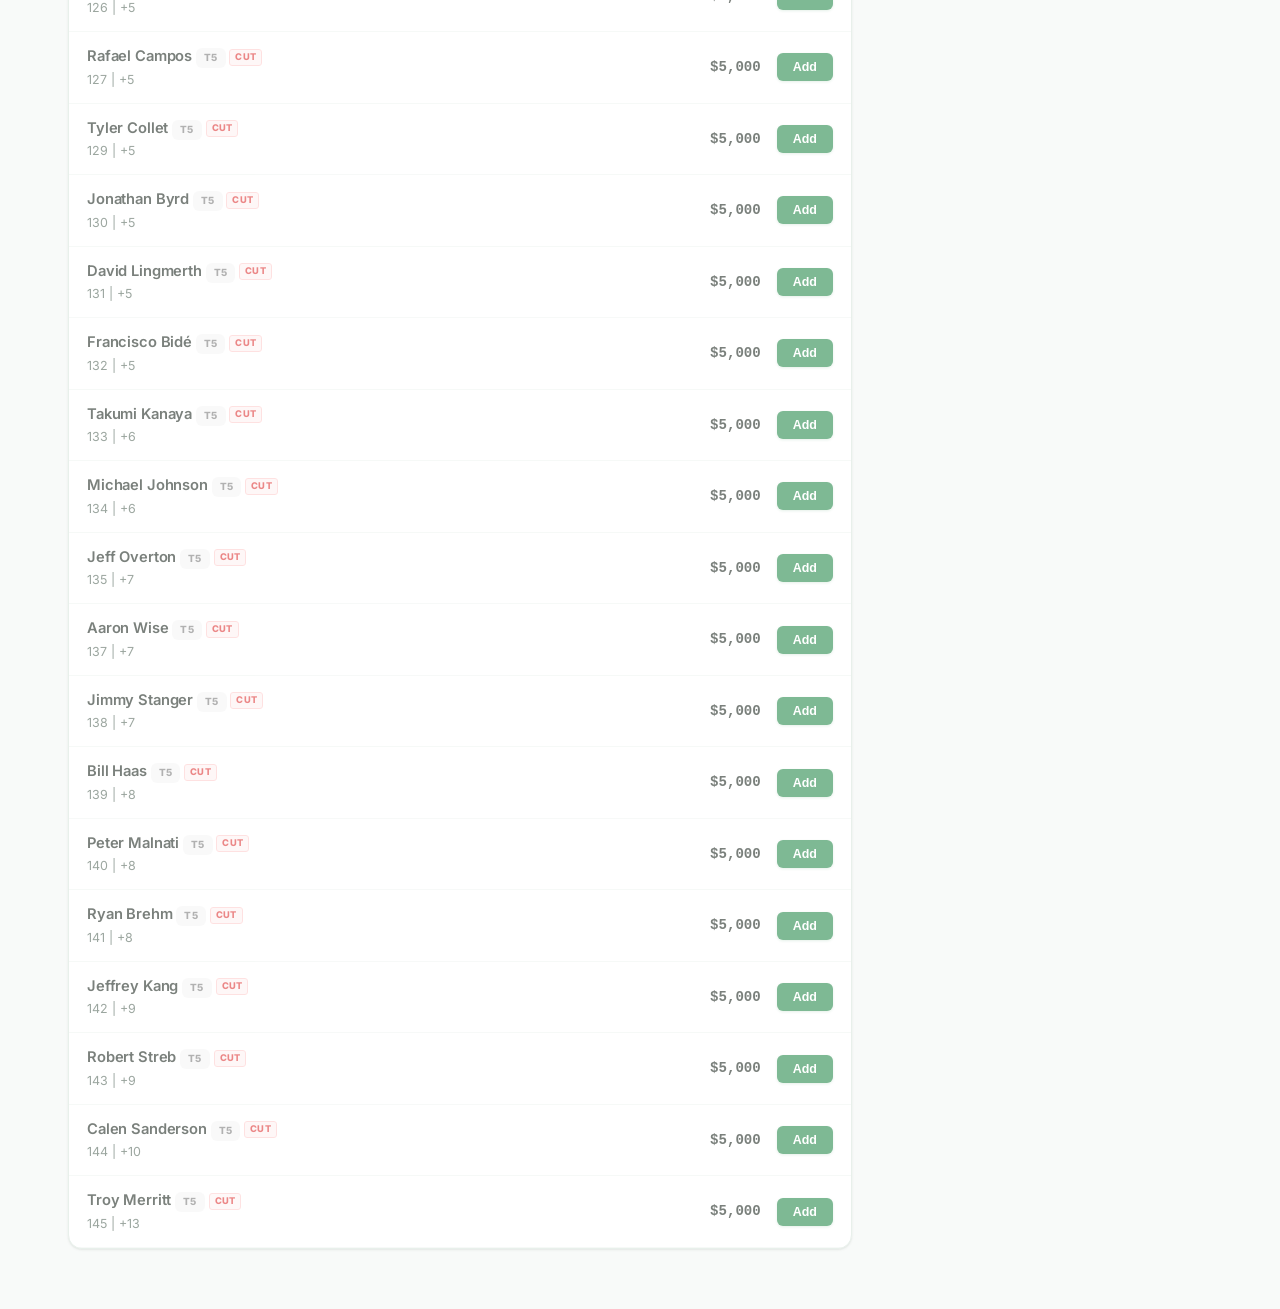
<file: picks.html>
<!DOCTYPE html>
<html lang="en">
<head>
  <meta charset="UTF-8">
  <meta name="viewport" content="width=device-width, initial-scale=1.0">
  <title>Picks - Fantasy Golf League</title>
  <link rel="stylesheet" href="style.css">
  <link rel="icon" href="data:image/svg+xml,<svg xmlns='http://www.w3.org/2000/svg' viewBox='0 0 100 100'><text y='.9em' font-size='90'>&#9971;</text></svg>">
</head>
<body data-page="picks">

  <header class="top-header">
    <div class="header-content">
      <a href="index.html" class="logo">
        <svg viewBox="0 0 24 24" fill="none" stroke="currentColor" stroke-width="2"><circle cx="12" cy="12" r="10"/><path d="M8 12a4 4 0 0 1 8 0"/><line x1="12" y1="2" x2="12" y2="6"/></svg>
        Fantasy Golf
      </a>
      <nav class="desktop-nav">
        <a href="index.html">Home</a>
        <a href="fantasy.html">Standings</a>
        <a href="picks.html" class="active">Picks</a>
        <a href="leaderboard.html">Leaderboard</a>
      </nav>
    </div>
  </header>

  <main class="container">
    <div class="tabs" id="picks-tabs">
      <button class="tab active" data-tab="builder">Team Builder</button>
      <button class="tab" data-tab="teams">All Teams</button>
    </div>

    <!-- Team Builder Tab -->
    <div id="tab-builder">
      <div class="builder-layout">
        <div class="builder-main">
          <div class="card">
            <div class="card-header">
              <h2>Available Golfers</h2>
              <span class="section-subtitle" id="golfer-count">-- golfers</span>
            </div>
            <div class="card-body" style="padding: 12px 16px;">
              <div class="search-wrapper">
                <svg viewBox="0 0 24 24" fill="none" stroke="currentColor" stroke-width="2"><circle cx="11" cy="11" r="8"/><line x1="21" y1="21" x2="16.65" y2="16.65"/></svg>
                <input type="text" class="search-bar" id="golfer-search" placeholder="Search golfers...">
              </div>
              <div class="filter-pills" id="tier-filters">
                <button class="filter-pill active" data-tier="all">All</button>
                <button class="filter-pill" data-tier="1">Tier 1</button>
                <button class="filter-pill" data-tier="2">Tier 2</button>
                <button class="filter-pill" data-tier="3">Tier 3</button>
                <button class="filter-pill" data-tier="4">Tier 4</button>
                <button class="filter-pill" data-tier="5">Tier 5</button>
              </div>
            </div>
            <div id="golfer-list">
              <div class="loading"><div class="spinner"></div>Loading golfers...</div>
            </div>
          </div>
        </div>

        <div class="builder-panel">
          <div class="salary-tracker" id="salary-tracker">
            <div class="salary-tracker-label">Remaining Cap</div>
            <div class="salary-tracker-amount" id="remaining-cap">$50,000</div>
            <div class="salary-bar">
              <div class="salary-bar-fill ok" id="salary-bar-fill" style="width: 0%"></div>
            </div>
            <div class="picks-count" id="picks-dots"></div>
            <div class="selected-golfers" id="selected-golfers"></div>
            <div class="builder-actions">
              <button class="btn btn-accent btn-block" id="submit-picks-btn" disabled>Submit Picks</button>
            </div>
          </div>

          <div class="card" style="margin-top: 12px;">
            <div class="card-body">
              <div class="form-group">
                <label>Your Name</label>
                <input type="text" class="form-input" id="player-name" placeholder="Enter your name">
              </div>
            </div>
          </div>
        </div>
      </div>
    </div>

    <!-- All Teams Tab -->
    <div id="tab-teams" style="display:none;">
      <div id="all-teams-display">
        <div class="loading"><div class="spinner"></div>Loading teams...</div>
      </div>
    </div>
  </main>

  <!-- Submit Modal -->
  <div class="modal-overlay" id="submit-modal">
    <div class="modal">
      <h3 id="submit-modal-title">Team Submitted!</h3>
      <p id="submit-modal-desc" style="font-size: 0.88rem; color: var(--text-secondary); margin-bottom: 16px;">
        Your team is registered! Everyone can see your picks on the Standings page.
      </p>
      <div class="copy-area" id="picks-output"></div>
      <div class="modal-actions">
        <button class="btn btn-primary" id="close-modal-btn">Done</button>
      </div>
    </div>
  </div>

  <nav class="mobile-nav">
    <a href="index.html" class="nav-item" data-page="home">
      <svg viewBox="0 0 24 24" fill="none" stroke="currentColor" stroke-width="2"><path d="M3 9l9-7 9 7v11a2 2 0 0 1-2 2H5a2 2 0 0 1-2-2z"/><polyline points="9 22 9 12 15 12 15 22"/></svg>
      <span>Home</span>
    </a>
    <a href="fantasy.html" class="nav-item" data-page="fantasy">
      <svg viewBox="0 0 24 24" fill="none" stroke="currentColor" stroke-width="2"><polygon points="12 2 15.09 8.26 22 9.27 17 14.14 18.18 21.02 12 17.77 5.82 21.02 7 14.14 2 9.27 8.91 8.26 12 2"/></svg>
      <span>Standings</span>
    </a>
    <a href="picks.html" class="nav-item active" data-page="picks">
      <svg viewBox="0 0 24 24" fill="none" stroke="currentColor" stroke-width="2"><path d="M17 21v-2a4 4 0 0 0-4-4H5a4 4 0 0 0-4 4v2"/><circle cx="9" cy="7" r="4"/><path d="M23 21v-2a4 4 0 0 0-3-3.87"/><path d="M16 3.13a4 4 0 0 1 0 7.75"/></svg>
      <span>Picks</span>
    </a>
    <a href="leaderboard.html" class="nav-item" data-page="leaderboard">
      <svg viewBox="0 0 24 24" fill="none" stroke="currentColor" stroke-width="2"><line x1="18" y1="20" x2="18" y2="10"/><line x1="12" y1="20" x2="12" y2="4"/><line x1="6" y1="20" x2="6" y2="14"/></svg>
      <span>Board</span>
    </a>
  </nav>

  <div class="toast" id="toast"></div>
  <script src="app.js"></script>
</body>
</html>
</file>
<file: style.css>
/* Fantasy Golf League - Premium Sports Theme */

@import url('https://fonts.googleapis.com/css2?family=Inter:wght@400;500;600;700;800;900&display=swap');

:root {
  /* Primary palette - deeper, richer greens */
  --primary: #15803d;
  --primary-light: #22c55e;
  --primary-dark: #052e16;
  --primary-surface: #f0fdf4;
  --primary-glow: rgba(34, 197, 94, 0.12);

  /* Accent gold - warmer, more refined */
  --accent: #d4a843;
  --accent-light: #f0d078;
  --accent-dark: #a67c20;
  --accent-surface: #fefce8;

  /* Background & surfaces */
  --bg: #f8faf9;
  --bg-pattern: #f1f5f2;
  --card: #ffffff;
  --card-hover: #fcfffe;
  --card-elevated: #ffffff;

  /* Text hierarchy */
  --text: #0f1a12;
  --text-secondary: #4b5e52;
  --text-muted: #8a9b90;
  --text-inverse: #ffffff;

  /* Borders */
  --border: #d4e0d8;
  --border-light: #e8f0eb;
  --border-subtle: #f0f5f2;

  /* Score colors */
  --under-par: #16a34a;
  --over-par: #dc2626;
  --even-par: #57697e;
  --cut-line: #d97706;
  --cut-bg: #fef9c3;

  /* Radius system */
  --radius: 14px;
  --radius-sm: 10px;
  --radius-xs: 6px;
  --radius-pill: 100px;

  /* Shadow system - more layered & realistic */
  --shadow-xs: 0 1px 2px rgba(5,46,22,0.04);
  --shadow: 0 1px 3px rgba(5,46,22,0.06), 0 1px 2px rgba(5,46,22,0.04);
  --shadow-md: 0 4px 12px rgba(5,46,22,0.06), 0 2px 4px rgba(5,46,22,0.04);
  --shadow-lg: 0 12px 28px rgba(5,46,22,0.08), 0 4px 10px rgba(5,46,22,0.04);
  --shadow-xl: 0 20px 40px rgba(5,46,22,0.1), 0 8px 16px rgba(5,46,22,0.06);
  --shadow-glow: 0 0 20px rgba(34,197,94,0.15);

  /* Typography */
  --font: 'Inter', -apple-system, BlinkMacSystemFont, 'Segoe UI', system-ui, sans-serif;
  --font-mono: 'SF Mono', ui-monospace, 'Cascadia Code', 'Roboto Mono', Menlo, monospace;

  /* Layout */
  --nav-height: 64px;
  --bottom-nav-height: 68px;

  /* Transitions */
  --ease-out: cubic-bezier(0.22, 1, 0.36, 1);
  --ease-spring: cubic-bezier(0.34, 1.56, 0.64, 1);
}

*, *::before, *::after { box-sizing: border-box; margin: 0; padding: 0; }

html {
  font-size: 16px;
  -webkit-text-size-adjust: 100%;
  scroll-behavior: smooth;
}

body {
  font-family: var(--font);
  background: var(--bg);
  color: var(--text);
  line-height: 1.6;
  padding-top: var(--nav-height);
  padding-bottom: calc(var(--bottom-nav-height) + 16px);
  min-height: 100vh;
  -webkit-font-smoothing: antialiased;
  -moz-osx-font-smoothing: grayscale;
  text-rendering: optimizeLegibility;
}

/* Subtle background texture */
body::before {
  content: '';
  position: fixed;
  inset: 0;
  background:
    radial-gradient(ellipse at 20% 0%, rgba(34,197,94,0.03) 0%, transparent 50%),
    radial-gradient(ellipse at 80% 100%, rgba(212,168,67,0.03) 0%, transparent 50%);
  pointer-events: none;
  z-index: -1;
}

a { color: var(--primary); text-decoration: none; transition: color 0.2s var(--ease-out); }
a:hover { color: var(--primary-light); }

/* ==================== TOP HEADER ==================== */
.top-header {
  position: fixed; top: 0; left: 0; right: 0; z-index: 100;
  height: var(--nav-height);
  background: linear-gradient(135deg, var(--primary-dark) 0%, #0a3a1a 100%);
  border-bottom: 1px solid rgba(255,255,255,0.06);
  backdrop-filter: blur(20px);
  -webkit-backdrop-filter: blur(20px);
}

/* Subtle shimmer on header */
.top-header::after {
  content: '';
  position: absolute;
  inset: 0;
  background: linear-gradient(90deg, transparent 0%, rgba(255,255,255,0.02) 50%, transparent 100%);
  pointer-events: none;
}

.header-content {
  max-width: 1200px; margin: 0 auto;
  height: 100%; padding: 0 20px;
  display: flex; align-items: center; justify-content: space-between;
}

.logo {
  color: #fff !important; font-size: 1.3rem; font-weight: 800;
  letter-spacing: -0.03em;
  display: flex; align-items: center; gap: 10px;
}
.logo svg { width: 26px; height: 26px; fill: var(--accent); filter: drop-shadow(0 1px 2px rgba(0,0,0,0.3)); }

.desktop-nav { display: none; gap: 2px; }
.desktop-nav a {
  color: rgba(255,255,255,0.65); padding: 8px 18px;
  border-radius: var(--radius-pill); font-size: 0.88rem; font-weight: 600;
  transition: all 0.25s var(--ease-out);
  letter-spacing: -0.01em;
}
.desktop-nav a:hover {
  color: rgba(255,255,255,0.95);
  background: rgba(255,255,255,0.08);
}
.desktop-nav a.active {
  color: #fff;
  background: rgba(255,255,255,0.14);
  box-shadow: inset 0 0 0 1px rgba(255,255,255,0.08);
}

@media (min-width: 768px) {
  .desktop-nav { display: flex; }
}

/* ==================== BOTTOM NAV (Mobile) ==================== */
.mobile-nav {
  position: fixed; bottom: 0; left: 0; right: 0; z-index: 100;
  height: var(--bottom-nav-height);
  background: rgba(255,255,255,0.92);
  backdrop-filter: blur(20px);
  -webkit-backdrop-filter: blur(20px);
  border-top: 1px solid var(--border-light);
  display: flex; justify-content: space-around; align-items: center;
  padding-bottom: env(safe-area-inset-bottom);
}

.mobile-nav .nav-item {
  display: flex; flex-direction: column; align-items: center;
  gap: 3px; padding: 6px 12px; color: var(--text-muted);
  font-size: 0.62rem; font-weight: 700; text-transform: uppercase;
  letter-spacing: 0.05em; transition: all 0.2s var(--ease-out);
  text-decoration: none; min-width: 64px;
}
.mobile-nav .nav-item svg { width: 22px; height: 22px; stroke-width: 1.8; }
.mobile-nav .nav-item.active { color: var(--primary); }
.mobile-nav .nav-item:hover { color: var(--primary-light); }

@media (min-width: 768px) {
  .mobile-nav { display: none; }
  body { padding-bottom: 32px; }
}

/* ==================== LAYOUT ==================== */
.container { max-width: 1200px; margin: 0 auto; padding: 20px; }

@media (min-width: 768px) { .container { padding: 28px; } }

/* ==================== HERO SECTION ==================== */
.hero {
  background: linear-gradient(135deg, #052e16 0%, #15803d 60%, #22c55e 100%);
  border-radius: var(--radius); padding: 32px 28px; margin-bottom: 24px;
  color: #fff; position: relative; overflow: hidden;
  box-shadow: var(--shadow-lg), inset 0 1px 0 rgba(255,255,255,0.06);
}
/* Decorative circles */
.hero::before {
  content: ''; position: absolute; top: -80px; right: -60px; width: 280px; height: 280px;
  background: radial-gradient(circle, rgba(255,255,255,0.06) 0%, transparent 70%);
  border-radius: 50%;
}
.hero::after {
  content: ''; position: absolute; bottom: -100px; left: -40px; width: 220px; height: 220px;
  background: radial-gradient(circle, rgba(212,168,67,0.08) 0%, transparent 70%);
  border-radius: 50%;
}
.hero-label {
  font-size: 0.68rem; font-weight: 800; text-transform: uppercase;
  letter-spacing: 0.14em; color: var(--accent-light); margin-bottom: 8px;
}
.hero h1 {
  font-size: 1.75rem; font-weight: 900; margin-bottom: 4px; line-height: 1.15;
  letter-spacing: -0.02em;
}
.hero-subtitle { font-size: 0.95rem; opacity: 0.8; font-weight: 400; }
.hero-meta {
  display: flex; flex-wrap: wrap; gap: 18px; margin-top: 18px;
  font-size: 0.82rem; opacity: 0.85;
}
.hero-meta-item { display: flex; align-items: center; gap: 6px; font-weight: 500; }
.hero-meta-item svg { width: 16px; height: 16px; opacity: 0.75; }

@media (min-width: 768px) {
  .hero { padding: 40px 36px; }
  .hero h1 { font-size: 2.2rem; }
}

/* ==================== CARDS ==================== */
.card {
  background: var(--card); border-radius: var(--radius);
  box-shadow: var(--shadow);
  border: 1px solid var(--border-light);
  overflow: hidden;
  transition: box-shadow 0.3s var(--ease-out), transform 0.3s var(--ease-out);
}
.card:hover {
  box-shadow: var(--shadow-md);
}
.card-header {
  padding: 18px 22px; border-bottom: 1px solid var(--border-light);
  display: flex; align-items: center; justify-content: space-between;
  background: linear-gradient(180deg, rgba(248,250,249,0.5) 0%, transparent 100%);
}
.card-header h2 {
  font-size: 1.02rem; font-weight: 700; color: var(--text);
  display: flex; align-items: center; gap: 8px;
  letter-spacing: -0.01em;
}
.card-body { padding: 18px 22px; }
.card + .card { margin-top: 16px; }

/* ==================== STAT CARDS ==================== */
.stats-grid {
  display: grid; grid-template-columns: repeat(auto-fit, minmax(140px, 1fr));
  gap: 14px; margin-bottom: 24px;
}
.stat-card {
  background: var(--card); border-radius: var(--radius-sm);
  padding: 18px 20px; border: 1px solid var(--border-light);
  box-shadow: var(--shadow);
  position: relative;
  transition: all 0.3s var(--ease-out);
}
.stat-card:hover {
  box-shadow: var(--shadow-md);
  transform: translateY(-1px);
}
/* Accent top border */
.stat-card::before {
  content: ''; position: absolute; top: 0; left: 16px; right: 16px; height: 2px;
  background: linear-gradient(90deg, var(--primary-light), var(--accent));
  border-radius: 0 0 2px 2px;
  opacity: 0;
  transition: opacity 0.3s;
}
.stat-card:hover::before { opacity: 1; }

.stat-label {
  font-size: 0.68rem; font-weight: 700; text-transform: uppercase;
  letter-spacing: 0.08em; color: var(--text-muted); margin-bottom: 6px;
}
.stat-value {
  font-size: 1.6rem; font-weight: 900; color: var(--text);
  letter-spacing: -0.02em; line-height: 1.1;
}
.stat-detail { font-size: 0.78rem; color: var(--text-secondary); margin-top: 4px; }

/* ==================== TABLES ==================== */
.table-wrapper { overflow-x: auto; -webkit-overflow-scrolling: touch; }

table { width: 100%; border-collapse: collapse; font-size: 0.88rem; }
thead th {
  padding: 12px 14px; text-align: left;
  font-size: 0.68rem; font-weight: 700; text-transform: uppercase;
  letter-spacing: 0.08em; color: var(--text-muted);
  border-bottom: 2px solid var(--border); white-space: nowrap;
  background: var(--card); position: sticky; top: 0; z-index: 1;
}
tbody td {
  padding: 12px 14px; border-bottom: 1px solid var(--border-subtle);
  white-space: nowrap; vertical-align: middle;
  transition: background 0.15s;
}
tbody tr { transition: background 0.15s; }
tbody tr:hover { background: var(--primary-surface); }
/* Alternating row color */
tbody tr:nth-child(even) { background: rgba(248,250,249,0.5); }
tbody tr:nth-child(even):hover { background: var(--primary-surface); }

.col-rank {
  width: 50px; text-align: center; font-weight: 800;
  color: var(--text-secondary); font-size: 0.85rem;
}
.col-name { font-weight: 600; min-width: 140px; letter-spacing: -0.01em; }
.col-score { font-family: var(--font-mono); font-weight: 800; text-align: center; font-size: 0.92rem; }
.col-thru { text-align: center; color: var(--text-muted); font-size: 0.82rem; }
.col-round { text-align: center; font-family: var(--font-mono); color: var(--text-muted); font-size: 0.84rem; }
.col-salary { font-family: var(--font-mono); text-align: right; font-weight: 600; color: var(--text-secondary); }

.score-under { color: var(--under-par); }
.score-over { color: var(--over-par); }
.score-even { color: var(--even-par); }

.cut-row td { background: var(--cut-bg); }
.cut-indicator {
  font-size: 0.72rem; font-weight: 700; text-transform: uppercase;
  color: var(--cut-line); letter-spacing: 0.05em;
}
.status-cut {
  font-size: 0.7rem; font-weight: 700; color: var(--cut-line);
  background: var(--cut-bg); padding: 3px 10px; border-radius: var(--radius-pill);
}
.status-wd {
  font-size: 0.7rem; font-weight: 700; color: #9ca3af;
  background: #f3f4f6; padding: 3px 10px; border-radius: var(--radius-pill);
}

/* Player star indicator */
.col-name .star-indicator { color: var(--accent); font-size: 0.75rem; }

/* ==================== FANTASY TEAM CARDS ==================== */
.fantasy-team {
  background: var(--card); border-radius: var(--radius);
  box-shadow: var(--shadow); border: 1px solid var(--border-light);
  margin-bottom: 14px; overflow: hidden;
  transition: all 0.3s var(--ease-out);
}
.fantasy-team:hover {
  box-shadow: var(--shadow-md);
  border-color: var(--border);
}
.fantasy-team-header {
  display: flex; align-items: center; justify-content: space-between;
  padding: 16px 22px; cursor: pointer; transition: background 0.2s;
}
.fantasy-team-header:hover { background: var(--primary-surface); }

.team-rank {
  width: 36px; height: 36px; border-radius: 50%;
  display: flex; align-items: center; justify-content: center;
  font-weight: 900; font-size: 0.85rem; margin-right: 14px; flex-shrink: 0;
  box-shadow: var(--shadow-xs);
}
.rank-1 { background: linear-gradient(135deg, #fef3c7, #fde68a); color: #78350f; border: 1px solid #fcd34d; }
.rank-2 { background: linear-gradient(135deg, #f1f5f9, #e2e8f0); color: #334155; border: 1px solid #cbd5e1; }
.rank-3 { background: linear-gradient(135deg, #fed7aa, #fdba74); color: #7c2d12; border: 1px solid #fb923c; }
.rank-other { background: var(--bg); color: var(--text-muted); border: 1px solid var(--border-light); }

.team-info { flex: 1; min-width: 0; }
.team-name { font-weight: 700; font-size: 1.02rem; letter-spacing: -0.01em; }
.team-detail { font-size: 0.78rem; color: var(--text-secondary); margin-top: 1px; }
.team-score {
  font-family: var(--font-mono); font-size: 1.4rem; font-weight: 900;
  margin-left: 12px; flex-shrink: 0; letter-spacing: -0.02em;
}

.fantasy-team-golfers {
  display: none; padding: 0 22px 16px; border-top: 1px solid var(--border-light);
}
.fantasy-team.expanded .fantasy-team-golfers { display: block; padding-top: 14px; }

.golfer-row {
  display: flex; align-items: center; justify-content: space-between;
  padding: 9px 0; font-size: 0.88rem;
}
.golfer-row + .golfer-row { border-top: 1px solid var(--border-subtle); }
.golfer-name { font-weight: 500; }
.golfer-score { font-family: var(--font-mono); font-weight: 700; }
.golfer-salary { font-family: var(--font-mono); font-size: 0.8rem; color: var(--text-muted); margin-left: 12px; }

/* ==================== TEAM BUILDER ==================== */
.builder-layout {
  display: grid; gap: 20px;
}
@media (min-width: 900px) {
  .builder-layout { grid-template-columns: 1fr 340px; }
}

.builder-panel {
  position: sticky; top: calc(var(--nav-height) + 16px);
}

.salary-tracker {
  background: linear-gradient(145deg, var(--primary-dark) 0%, #0d4a22 50%, #15803d 100%);
  color: #fff; border-radius: var(--radius); padding: 22px;
  margin-bottom: 16px; position: relative; overflow: hidden;
  box-shadow: var(--shadow-lg);
}
/* Decorative elements */
.salary-tracker::before {
  content: ''; position: absolute; top: -30px; right: -30px; width: 120px; height: 120px;
  background: radial-gradient(circle, rgba(212,168,67,0.1) 0%, transparent 70%);
  border-radius: 50%;
}
.salary-tracker::after {
  content: ''; position: absolute; bottom: -20px; left: -20px; width: 80px; height: 80px;
  background: radial-gradient(circle, rgba(34,197,94,0.08) 0%, transparent 70%);
  border-radius: 50%;
}
.salary-tracker-label {
  font-size: 0.68rem; font-weight: 700; text-transform: uppercase;
  letter-spacing: 0.08em; color: rgba(255,255,255,0.6);
}
.salary-tracker-amount {
  font-family: var(--font-mono); font-size: 2rem; font-weight: 900;
  letter-spacing: -0.02em; line-height: 1.1; margin-top: 4px;
}
.salary-bar {
  height: 6px; background: rgba(255,255,255,0.15); border-radius: var(--radius-pill);
  margin-top: 14px; overflow: hidden;
}
.salary-bar-fill {
  height: 100%; border-radius: var(--radius-pill);
  transition: width 0.5s var(--ease-out), background 0.3s;
}
.salary-bar-fill.ok { background: linear-gradient(90deg, var(--accent), var(--accent-light)); }
.salary-bar-fill.warning { background: linear-gradient(90deg, #f59e0b, #fbbf24); }
.salary-bar-fill.danger { background: linear-gradient(90deg, #ef4444, #f87171); }

.picks-count {
  display: flex; gap: 8px; margin-top: 14px;
}
.pick-dot {
  width: 30px; height: 30px; border-radius: 50%;
  border: 2px solid rgba(255,255,255,0.2);
  display: flex; align-items: center; justify-content: center;
  font-size: 0.65rem; font-weight: 800;
  transition: all 0.3s var(--ease-spring);
}
.pick-dot.filled {
  background: linear-gradient(135deg, var(--accent), var(--accent-light));
  border-color: var(--accent);
  color: var(--primary-dark);
  box-shadow: 0 2px 8px rgba(212,168,67,0.3);
  transform: scale(1.05);
}

.selected-golfers { margin-top: 16px; position: relative; z-index: 1; }
.selected-golfer {
  display: flex; align-items: center; justify-content: space-between;
  padding: 11px 0; border-bottom: 1px solid rgba(255,255,255,0.08);
  font-size: 0.88rem;
}
.selected-golfer .remove-btn {
  background: rgba(255,255,255,0.1); border: none; color: rgba(255,255,255,0.7);
  width: 26px; height: 26px; border-radius: 50%; cursor: pointer;
  display: flex; align-items: center; justify-content: center;
  font-size: 0.75rem; transition: all 0.2s var(--ease-out);
}
.selected-golfer .remove-btn:hover {
  background: rgba(239,68,68,0.5); color: #fff;
  transform: scale(1.1);
}

.builder-actions { margin-top: 16px; display: flex; gap: 8px; position: relative; z-index: 1; }

/* ==================== GOLFER LIST ==================== */
.search-bar {
  width: 100%; padding: 11px 16px 11px 42px;
  border: 1.5px solid var(--border); border-radius: var(--radius-sm);
  font-size: 0.9rem; background: var(--card);
  font-family: var(--font);
  transition: all 0.25s var(--ease-out);
}
.search-bar:focus {
  outline: none;
  border-color: var(--primary);
  box-shadow: 0 0 0 4px var(--primary-glow);
}
.search-bar::placeholder { color: var(--text-muted); }

.search-wrapper { position: relative; margin-bottom: 14px; }
.search-wrapper svg {
  position: absolute; left: 14px; top: 50%; transform: translateY(-50%);
  width: 18px; height: 18px; color: var(--text-muted);
  transition: color 0.2s;
}
.search-wrapper:focus-within svg { color: var(--primary); }

.golfer-list-item {
  display: flex; align-items: center; justify-content: space-between;
  padding: 13px 18px; border-bottom: 1px solid var(--border-subtle);
  transition: all 0.15s var(--ease-out);
}
.golfer-list-item:hover {
  background: var(--primary-surface);
  padding-left: 20px;
}
.golfer-list-item.selected {
  background: var(--primary-surface);
  border-left: 3px solid var(--primary);
  padding-left: 15px;
}
.golfer-list-item.disabled { opacity: 0.35; pointer-events: none; }

.golfer-list-info { flex: 1; min-width: 0; }
.golfer-list-name { font-weight: 600; font-size: 0.92rem; letter-spacing: -0.01em; }
.golfer-list-meta { font-size: 0.78rem; color: var(--text-secondary); margin-top: 1px; }

.golfer-list-salary {
  font-family: var(--font-mono); font-weight: 700; font-size: 0.88rem;
  color: var(--text); margin: 0 16px; white-space: nowrap;
}

.add-btn, .added-btn {
  padding: 7px 16px; border-radius: var(--radius-xs); font-size: 0.78rem;
  font-weight: 700; border: none; cursor: pointer;
  transition: all 0.2s var(--ease-out);
  white-space: nowrap;
}
.add-btn {
  background: var(--primary); color: #fff;
  box-shadow: 0 1px 3px rgba(21,128,61,0.2);
}
.add-btn:hover {
  background: var(--primary-light); color: #fff;
  box-shadow: 0 2px 8px rgba(21,128,61,0.3);
  transform: translateY(-1px);
}
.added-btn {
  background: var(--primary-surface); color: var(--primary);
  cursor: default; font-weight: 600;
}

/* ==================== BUTTONS ==================== */
.btn {
  display: inline-flex; align-items: center; justify-content: center; gap: 6px;
  padding: 10px 22px; border-radius: var(--radius-sm);
  font-size: 0.88rem; font-weight: 600; border: none; cursor: pointer;
  transition: all 0.25s var(--ease-out); text-decoration: none;
  letter-spacing: -0.01em;
}
.btn-primary {
  background: var(--primary); color: #fff;
  box-shadow: 0 1px 3px rgba(21,128,61,0.2);
}
.btn-primary:hover {
  background: var(--primary-light); color: #fff;
  box-shadow: 0 4px 12px rgba(21,128,61,0.25);
  transform: translateY(-1px);
}
.btn-secondary { background: var(--border-light); color: var(--text); }
.btn-secondary:hover { background: var(--border); }
.btn-accent {
  background: linear-gradient(135deg, var(--accent), var(--accent-light));
  color: var(--primary-dark);
  box-shadow: 0 2px 6px rgba(212,168,67,0.25);
  font-weight: 700;
}
.btn-accent:hover {
  box-shadow: 0 4px 14px rgba(212,168,67,0.35);
  transform: translateY(-1px);
}
.btn-outline {
  background: transparent; color: var(--primary);
  border: 1.5px solid var(--primary);
}
.btn-outline:hover { background: var(--primary-surface); }
.btn-sm { padding: 6px 14px; font-size: 0.8rem; }
.btn-block { width: 100%; }

/* ==================== BADGE ==================== */
.badge {
  display: inline-flex; align-items: center; padding: 4px 12px;
  border-radius: var(--radius-pill); font-size: 0.68rem; font-weight: 700;
  text-transform: uppercase; letter-spacing: 0.05em;
}
.badge-live { background: #fef2f2; color: #dc2626; border: 1px solid #fecaca; }
.badge-live::before {
  content: ''; width: 7px; height: 7px; border-radius: 50%;
  background: #dc2626; margin-right: 6px; animation: pulse 2s infinite;
}
.badge-completed { background: var(--primary-surface); color: var(--primary); border: 1px solid #bbf7d0; }
.badge-upcoming { background: #eff6ff; color: #2563eb; border: 1px solid #bfdbfe; }

@keyframes pulse { 0%, 100% { opacity: 1; } 50% { opacity: 0.3; } }

/* ==================== PICKS DISPLAY ==================== */
.teams-grid {
  display: grid; grid-template-columns: repeat(auto-fill, minmax(300px, 1fr));
  gap: 18px; margin-top: 18px;
}
.team-card {
  background: var(--card); border-radius: var(--radius);
  box-shadow: var(--shadow); border: 1px solid var(--border-light);
  padding: 22px;
  transition: all 0.3s var(--ease-out);
}
.team-card:hover {
  box-shadow: var(--shadow-md);
  transform: translateY(-2px);
  border-color: var(--border);
}
.team-card-header {
  display: flex; align-items: center; justify-content: space-between;
  margin-bottom: 14px; padding-bottom: 14px; border-bottom: 1px solid var(--border-light);
}
.team-card-name { font-weight: 800; font-size: 1.08rem; letter-spacing: -0.01em; }
.team-card-salary {
  font-family: var(--font-mono); font-size: 0.85rem;
  color: var(--text-secondary); font-weight: 600;
}
.team-card-golfer {
  display: flex; justify-content: space-between; align-items: center;
  padding: 9px 0; font-size: 0.88rem;
}
.team-card-golfer + .team-card-golfer { border-top: 1px solid var(--border-subtle); }

/* ==================== SETTINGS SECTION ==================== */
.settings-row {
  display: flex; align-items: center; justify-content: space-between;
  padding: 14px 0;
}
.settings-row + .settings-row { border-top: 1px solid var(--border-light); }
.settings-label { font-weight: 600; font-size: 0.9rem; }
.settings-input {
  width: 80px; padding: 7px 10px; border: 1.5px solid var(--border);
  border-radius: var(--radius-xs); font-family: var(--font-mono);
  text-align: center; font-size: 0.9rem;
  transition: border-color 0.2s;
}
.settings-input:focus { outline: none; border-color: var(--primary); box-shadow: 0 0 0 3px var(--primary-glow); }

/* ==================== EMPTY STATE ==================== */
.empty-state {
  text-align: center; padding: 56px 24px; color: var(--text-secondary);
}
.empty-state svg { width: 48px; height: 48px; color: var(--text-muted); margin-bottom: 14px; opacity: 0.6; }
.empty-state h3 { font-size: 1.1rem; color: var(--text); margin-bottom: 6px; font-weight: 700; }
.empty-state p { font-size: 0.88rem; max-width: 360px; margin: 0 auto; line-height: 1.6; }

/* ==================== LOADING ==================== */
.loading { text-align: center; padding: 40px; color: var(--text-muted); }
.spinner {
  width: 36px; height: 36px; border: 3px solid var(--border-light);
  border-top-color: var(--primary); border-radius: 50%;
  animation: spin 0.7s linear infinite; margin: 0 auto 14px;
}
@keyframes spin { to { transform: rotate(360deg); } }

/* ==================== TABS ==================== */
.tabs {
  display: flex; gap: 2px; margin-bottom: 20px;
  border-bottom: 2px solid var(--border-light); padding-bottom: 0;
}
.tab {
  padding: 10px 20px; font-size: 0.88rem; font-weight: 600;
  color: var(--text-muted); cursor: pointer; border: none;
  background: none; border-bottom: 2.5px solid transparent;
  margin-bottom: -2px; transition: all 0.2s var(--ease-out);
  letter-spacing: -0.01em;
}
.tab:hover { color: var(--text); }
.tab.active {
  color: var(--primary); border-bottom-color: var(--primary);
  font-weight: 700;
}

/* ==================== TOAST ==================== */
.toast {
  position: fixed; bottom: calc(var(--bottom-nav-height) + 16px);
  left: 50%; transform: translateX(-50%) translateY(10px);
  background: var(--primary-dark); color: #fff; padding: 14px 28px;
  border-radius: var(--radius-sm); font-size: 0.88rem; font-weight: 600;
  box-shadow: var(--shadow-xl); z-index: 1000;
  opacity: 0; transition: all 0.35s var(--ease-out); pointer-events: none;
  letter-spacing: -0.01em;
}
.toast.show { opacity: 1; transform: translateX(-50%) translateY(0); }

@media (min-width: 768px) {
  .toast { bottom: 28px; }
}

/* ==================== TIER BADGES ==================== */
.tier-badge {
  display: inline-flex; align-items: center; justify-content: center;
  padding: 2px 8px; border-radius: var(--radius-xs);
  font-size: 0.62rem; font-weight: 800; text-transform: uppercase;
  letter-spacing: 0.03em;
}
.tier-1 { background: linear-gradient(135deg, #fef3c7, #fde68a); color: #78350f; }
.tier-2 { background: linear-gradient(135deg, #e0e7ff, #c7d2fe); color: #3730a3; }
.tier-3 { background: linear-gradient(135deg, #d1fae5, #a7f3d0); color: #065f46; }
.tier-4 { background: #f1f5f9; color: #475569; }
.tier-5 { background: #f5f5f5; color: #737373; }

/* ==================== FILTER PILLS ==================== */
.filter-pills {
  display: flex; gap: 8px; flex-wrap: wrap; margin-bottom: 14px;
}
.filter-pill {
  padding: 6px 16px; border-radius: var(--radius-pill); font-size: 0.78rem;
  font-weight: 600; border: 1.5px solid var(--border); background: var(--card);
  color: var(--text-secondary); cursor: pointer;
  transition: all 0.2s var(--ease-out);
}
.filter-pill:hover {
  border-color: var(--primary); color: var(--primary);
  background: var(--primary-surface);
}
.filter-pill.active {
  background: var(--primary); color: #fff; border-color: var(--primary);
  box-shadow: 0 2px 8px rgba(21,128,61,0.2);
}

/* ==================== MODAL ==================== */
.modal-overlay {
  position: fixed; inset: 0; background: rgba(5,46,22,0.4);
  backdrop-filter: blur(4px);
  -webkit-backdrop-filter: blur(4px);
  z-index: 200; display: flex; align-items: center; justify-content: center;
  padding: 16px; opacity: 0; pointer-events: none;
  transition: opacity 0.25s var(--ease-out);
}
.modal-overlay.show { opacity: 1; pointer-events: auto; }
.modal {
  background: var(--card); border-radius: var(--radius); padding: 28px;
  max-width: 500px; width: 100%; max-height: 80vh; overflow-y: auto;
  box-shadow: var(--shadow-xl);
  transform: scale(0.96) translateY(8px);
  transition: transform 0.3s var(--ease-spring);
}
.modal-overlay.show .modal { transform: scale(1) translateY(0); }
.modal h3 {
  font-size: 1.15rem; margin-bottom: 12px; font-weight: 800;
  letter-spacing: -0.02em;
}
.modal-actions { display: flex; gap: 8px; margin-top: 22px; justify-content: flex-end; }

.form-group { margin-bottom: 18px; }
.form-group label {
  display: block; font-size: 0.82rem; font-weight: 600;
  margin-bottom: 6px; color: var(--text-secondary);
}
.form-input {
  width: 100%; padding: 11px 16px; border: 1.5px solid var(--border);
  border-radius: var(--radius-sm); font-size: 0.9rem; font-family: var(--font);
  transition: all 0.25s var(--ease-out);
}
.form-input:focus {
  outline: none; border-color: var(--primary);
  box-shadow: 0 0 0 4px var(--primary-glow);
}

/* ==================== SECTION HEADERS ==================== */
.section-header {
  display: flex; align-items: center; justify-content: space-between;
  margin-bottom: 14px;
}
.section-title {
  font-size: 1.08rem; font-weight: 800; letter-spacing: -0.02em;
}
.section-subtitle { font-size: 0.82rem; color: var(--text-secondary); }

/* ==================== RESPONSIVE UTILITIES ==================== */
.hide-mobile { display: none; }
@media (min-width: 768px) { .hide-mobile { display: table-cell; } }
.show-mobile { display: table-cell; }
@media (min-width: 768px) { .show-mobile { display: none; } }

/* ==================== SCORING RULES ==================== */
.rules-box {
  background: linear-gradient(135deg, #f0fdf4 0%, #f8faf9 100%);
  border: 1px solid var(--border-light); border-radius: var(--radius-sm);
  padding: 18px 22px; font-size: 0.85rem; color: var(--text-secondary); line-height: 1.7;
}
.rules-box strong { color: var(--text); font-weight: 700; }

/* ==================== COPY AREA ==================== */
.copy-area {
  background: linear-gradient(135deg, #0f172a, #1e293b);
  color: #e2e8f0; padding: 18px;
  border-radius: var(--radius-sm); font-family: var(--font-mono);
  font-size: 0.82rem; line-height: 1.7; white-space: pre-wrap;
  word-break: break-all; max-height: 200px; overflow-y: auto;
  border: 1px solid #334155;
}

/* ==================== SCROLLBAR STYLING ==================== */
::-webkit-scrollbar { width: 6px; height: 6px; }
::-webkit-scrollbar-track { background: transparent; }
::-webkit-scrollbar-thumb { background: var(--border); border-radius: 3px; }
::-webkit-scrollbar-thumb:hover { background: var(--text-muted); }

/* ==================== SELECTION STYLING ==================== */
::selection { background: var(--primary-glow); color: var(--primary-dark); }

/* ==================== LAST UPDATED MARKER ==================== */
.section-header-right {
  display: flex; align-items: center; gap: 10px;
}
.last-updated-container {
  display: inline-flex; align-items: center;
}
.last-updated-text {
  font-size: 0.72rem; color: var(--text-muted); font-weight: 500;
  padding: 3px 10px; background: var(--bg-pattern); border-radius: var(--radius-pill);
  border: 1px solid var(--border-light); cursor: default;
  transition: color 0.2s;
}
.last-updated-text:hover { color: var(--text-secondary); }

/* ==================== BETWEEN ROUNDS BADGE ==================== */
.badge-between {
  background: #fef3c7; color: #92400e; border: 1px solid #fcd34d;
}

/* ==================== CUT STYLING ==================== */
.status-cut {
  display: inline-flex; align-items: center; justify-content: center;
  padding: 1px 6px; border-radius: 3px; font-size: 0.62rem; font-weight: 800;
  background: #fef2f2; color: #dc2626; border: 1px solid #fecaca;
  text-transform: uppercase; letter-spacing: 0.03em;
}
.status-wd {
  display: inline-flex; align-items: center; justify-content: center;
  padding: 1px 6px; border-radius: 3px; font-size: 0.62rem; font-weight: 800;
  background: #fff7ed; color: #c2410c; border: 1px solid #fed7aa;
  text-transform: uppercase; letter-spacing: 0.03em;
}
.status-cut-inline {
  font-size: 0.6rem; font-weight: 700; color: #dc2626;
  margin-left: 4px; opacity: 0.8;
}
.status-cut-sm {
  display: inline-flex; align-items: center; padding: 0px 5px;
  border-radius: 3px; font-size: 0.58rem; font-weight: 800;
  background: #fef2f2; color: #dc2626; border: 1px solid #fecaca;
  text-transform: uppercase; letter-spacing: 0.03em;
  vertical-align: middle;
}
.cut-row {
  opacity: 0.55;
}
.cut-row:hover { opacity: 0.8; }
.cut-line-row td {
  padding: 4px 12px !important; background: #fef9c3 !important;
}
.cut-indicator {
  font-size: 0.72rem; font-weight: 700; color: #92400e;
  text-transform: uppercase; letter-spacing: 0.05em;
}
.golfer-cut { opacity: 0.65; }
.golfer-cut-item { opacity: 0.55; }
.selected-golfer-cut { border-left: 3px solid #dc2626 !important; }
.team-card-golfer-cut { opacity: 0.6; }
</file>
